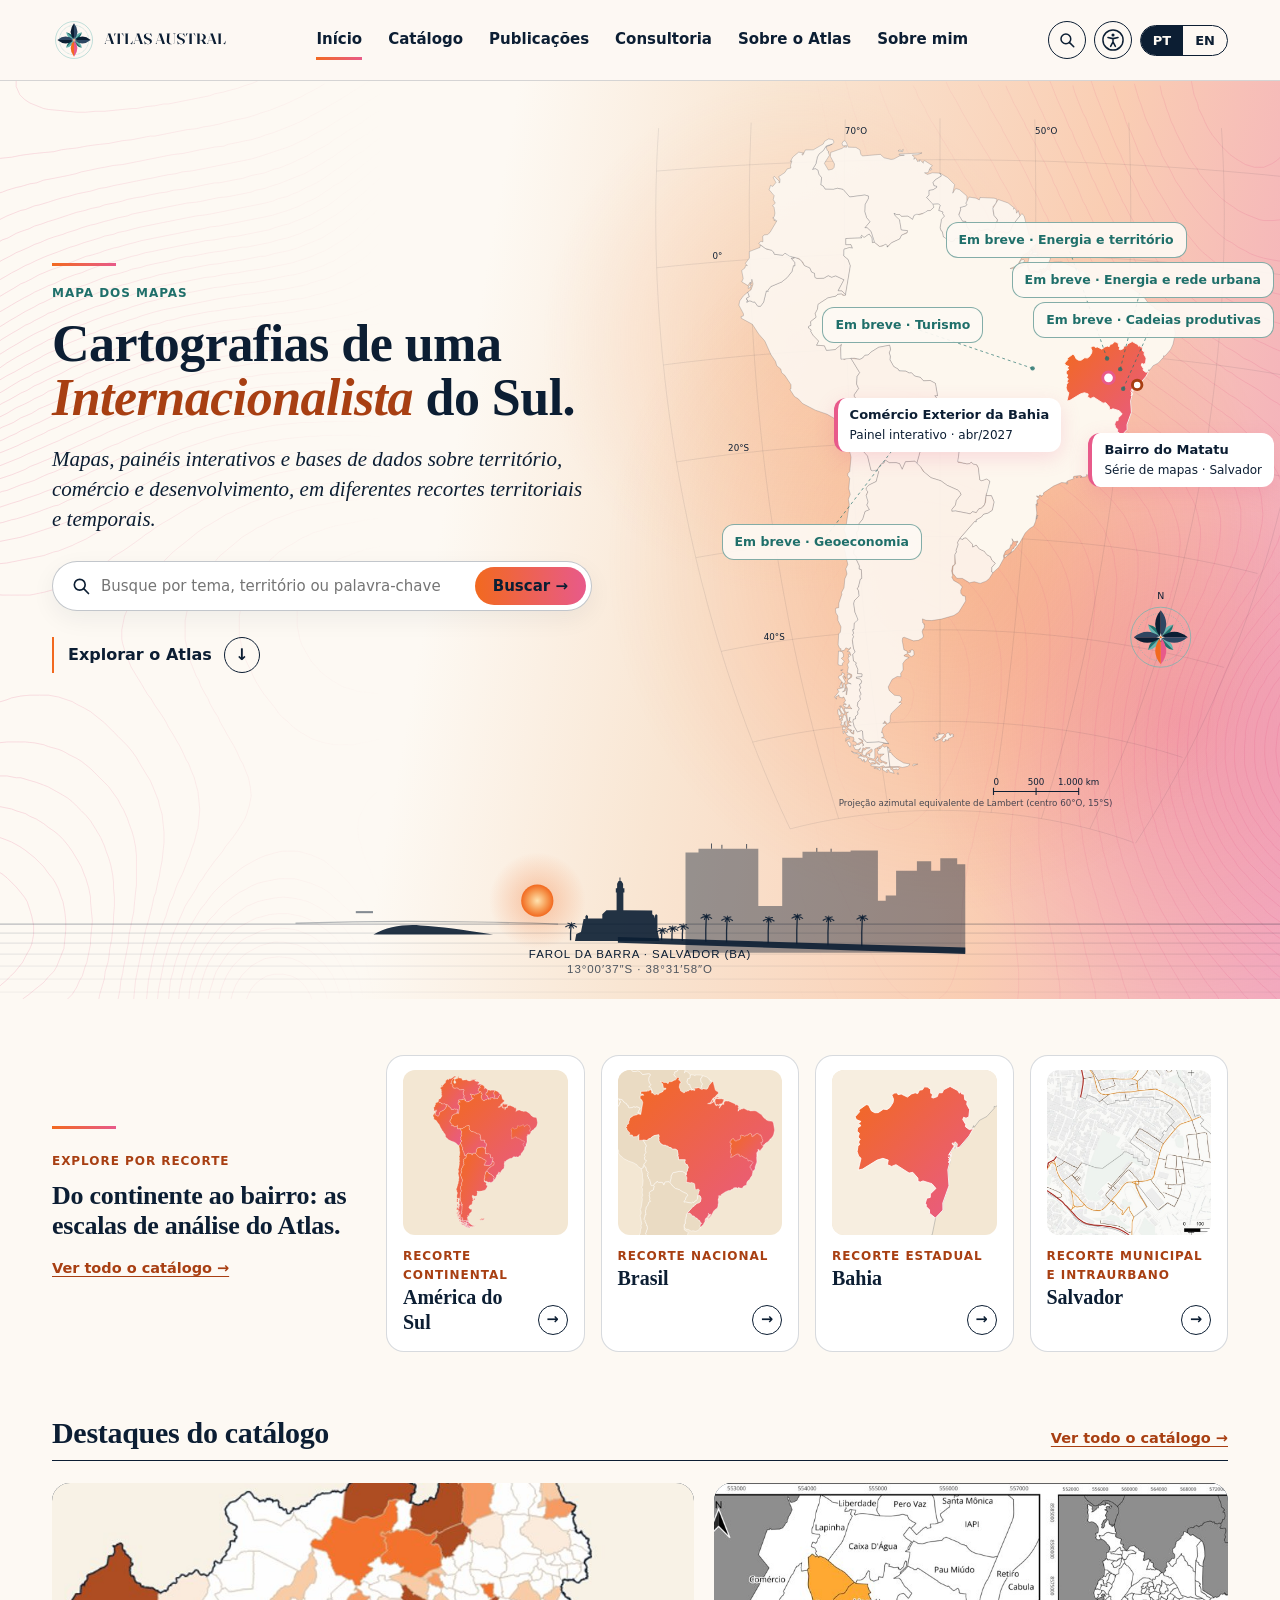
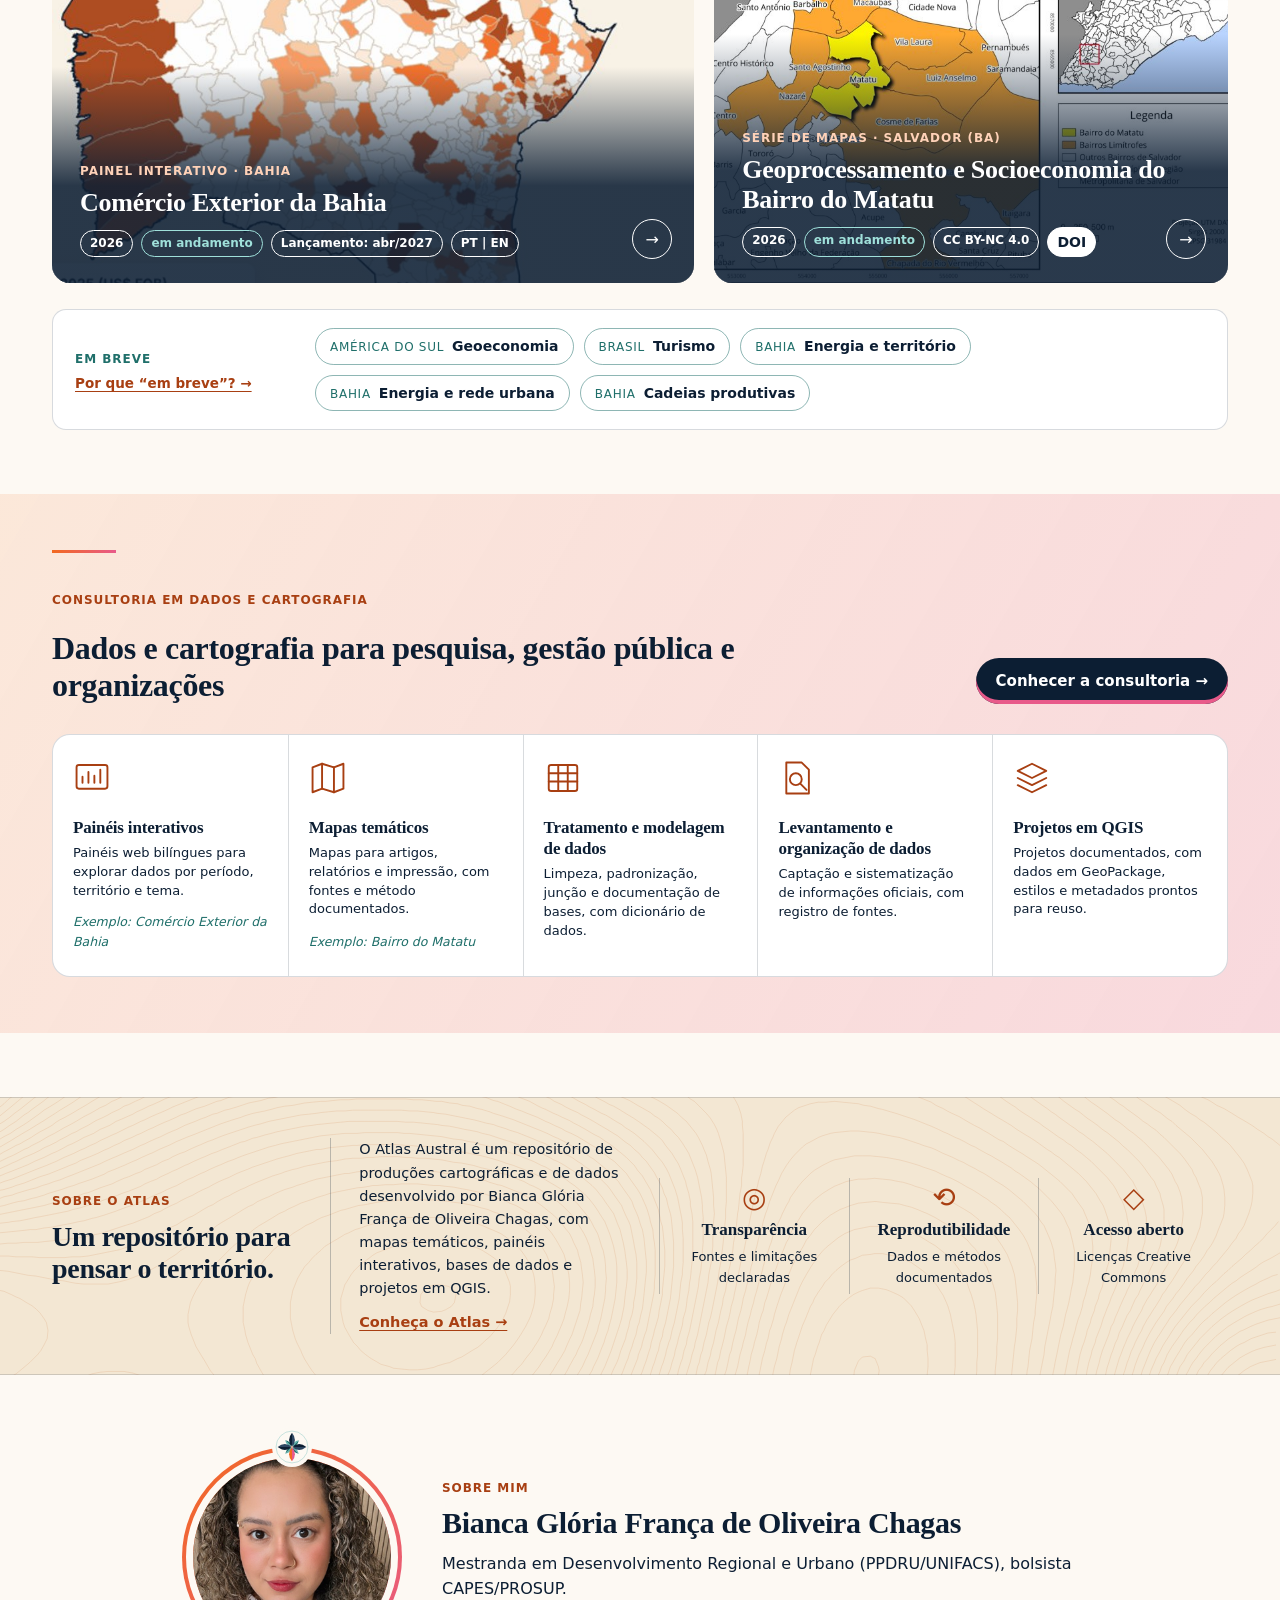
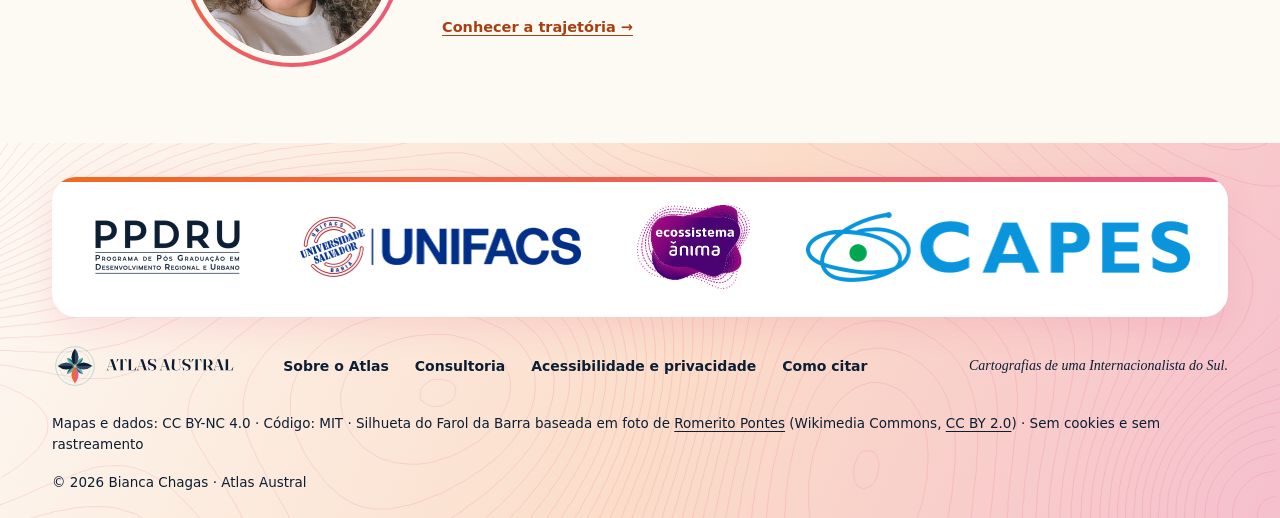
<file: index.html>
<!DOCTYPE html>
<html lang="pt-BR">
<head>
<meta charset="utf-8">
<meta name="viewport" content="width=device-width,initial-scale=1">
<meta http-equiv="Content-Security-Policy" content="default-src 'self'; img-src 'self' data:; style-src 'self' 'unsafe-inline'; script-src 'self'; connect-src 'self'; object-src 'none'; base-uri 'self'; form-action 'self'">
<meta name="referrer" content="strict-origin-when-cross-origin">
<title>Atlas Austral · Cartografias de uma Internacionalista do Sul</title>
<meta name="google-site-verification" content="vT5YDuTloaXd-H2hQSErCc6Y3jNwo53fioq8KVFnsyk">
<meta name="description" content="Mapas, painéis interativos e bases de dados sobre território, comércio e desenvolvimento, em diferentes recortes territoriais e temporais.">
<link rel="canonical" href="https://biachagas.github.io/atlas-austral/">
<link rel="icon" href="favicon.svg" type="image/svg+xml">
<link rel="stylesheet" href="assets/css/atlas.css">
<link rel="stylesheet" href="assets/css/acessibilidade.css">
<link rel="stylesheet" href="assets/css/acessibilidade-atlas.css">
<link rel="stylesheet" href="assets/css/modos.css">
<script src="assets/js/i18n.js"></script>
<script src="assets/js/i18n-en.js"></script>
<script src="assets/js/comum.js"></script>
<script src="assets/js/acessibilidade.js"></script>
<script src="assets/js/produtos.js" defer></script>
<script src="assets/js/mapa-topo.js" defer></script>
<script src="assets/js/pagina-inicio.js" defer></script>
</head>
<body>
<!-- cabecalho -->
<a class="pular" href="#conteudo" data-t>Pular para o conteúdo</a>
<header class="topo">
  <div class="wrap">
    <a class="marca" href="index.html"><img class="logo logo-claro" src="assets/img/logos/atlas-austral.svg" width="185" height="44" alt="Atlas Austral: página inicial" data-t-attr="alt"><img class="logo logo-escuro" src="assets/img/logos/atlas-austral-escuro.svg" width="185" height="44" alt="Atlas Austral: página inicial" data-t-attr="alt"></a>
    <nav class="nav" id="menu" aria-label="Menu principal" data-t-attr="aria-label"><a href="index.html" aria-current="page" data-t>Início</a><a href="catalogo.html" data-t>Catálogo</a><a href="publicacoes.html" data-t>Publicações</a><a href="consultoria.html" data-t>Consultoria</a><a href="sobre-o-atlas.html" data-t>Sobre o Atlas</a><a href="sobre-mim.html" data-t>Sobre mim</a></nav>
    <div class="icones">
      <a class="ic busca-ic" href="catalogo.html#busca" title="Buscar no catálogo" aria-label="Buscar no catálogo" data-t-attr="title,aria-label"><svg viewBox="0 0 24 24" aria-hidden="true" focusable="false"><circle cx="10.5" cy="10.5" r="6.5" fill="none" stroke="currentColor" stroke-width="2"/><path d="M15.5 15.5L21 21" stroke="currentColor" stroke-width="2" stroke-linecap="round"/></svg></a>
      <button type="button" class="lang" id="btn-idioma"><span class="on">PT</span><span>EN</span></button>
      <button type="button" class="ic mob" aria-expanded="false" aria-controls="menu" aria-label="Abrir menu"><svg viewBox="0 0 24 24" aria-hidden="true" focusable="false"><path d="M4 7h16M4 12h16M4 17h16" stroke="currentColor" stroke-width="2" stroke-linecap="round"/></svg></button>
    </div>
  </div>
</header>
<!-- /cabecalho -->
<main id="conteudo">
<section class="hero">
  <div class="wrap">
    <div class="txt">
      <span class="filete"></span>
      <span class="tag verde">Mapa dos mapas</span>
      <h1>Cartografias de uma <em>Internacionalista</em> do Sul.</h1>
      <p class="sub">Mapas, painéis interativos e bases de dados sobre território, comércio e desenvolvimento, em diferentes recortes territoriais e temporais.</p>
    <form class="busca" id="form-busca" role="search" action="catalogo.html" method="get"><svg viewBox="0 0 24 24" aria-hidden="true" focusable="false"><circle cx="10.5" cy="10.5" r="6.5" fill="none" stroke="currentColor" stroke-width="2"/><path d="M15.5 15.5L21 21" stroke="currentColor" stroke-width="2" stroke-linecap="round"/></svg><label class="sr-only" for="busca-inicio">Buscar no catálogo</label><input id="busca-inicio" name="q" type="search" placeholder="Busque por tema, território ou palavra-chave" autocomplete="off"><button class="btn-busca" type="submit">Buscar →</button></form>
      <a class="descer" href="#explorar">Explorar o Atlas <span aria-hidden="true">↓</span></a>
    </div>
    <div class="mapa-box" id="mapa-topo"></div>
  </div>
  <div class="faixa-ssa" role="img" aria-label="Silhueta do Farol da Barra e do Forte de Santo Antônio da Barra ao pôr do sol, em Salvador (BA). Coordenadas do Farol: 13°00′37″S, 38°31′58″O."><svg aria-hidden="true" focusable="false" viewBox="0 0 1440 170" preserveAspectRatio="xMidYMax slice" xmlns="http://www.w3.org/2000/svg">
<defs><radialGradient id="solFa2" cx=".5" cy=".5" r=".5"><stop offset="0" stop-color="#FFE3B0"/><stop offset=".55" stop-color="#F7A15A"/><stop offset="1" stop-color="#F2691F"/></radialGradient>
<radialGradient id="haloFa2" cx=".5" cy=".5" r=".5"><stop offset="0" stop-color="#F2691F" stop-opacity=".35"/><stop offset="1" stop-color="#F2691F" stop-opacity="0"/></radialGradient></defs>
<g transform="translate(375.5,-110.3) scale(0.26)">
<circle cx="930" cy="700" r="186" fill="url(#haloFa2)"/><circle cx="930" cy="700" r="62" fill="url(#solFa2)"/>
<path d="M0,786 C200,780 500,778 700,782 C850,784 950,786 1010,790" fill="none" stroke="#0C1E33" stroke-opacity=".3" stroke-width="4.6"/>
<g fill="#0C1E33" fill-opacity=".9" stroke="#0C1E33" stroke-opacity=".9"><path stroke="none" d="M1075,855 L1080,828 L1098,820 L1108,770 L1115,770 L1115,760 L1120,754 L1125,760 L1125,768 L1180,768 L1180,752 L1196,737 L1235,737 L1235,668 L1232,668 L1232,652 L1237,652 L1237,635 L1242,625 L1248,621 L1254,625 L1260,635 L1260,652 L1265,652 L1265,668 L1261,668 L1261,737 L1372,738 L1372,752 L1380,758 L1380,768 L1384,754 L1388,752 L1392,756 L1392,815 L1400,855 Z"/><path d="M1248,611 L1248,621" stroke-width="3.5"/><path stroke="none" fill-opacity=".42" d="M1500,855 L1500,515 L1550,515 L1550,500 L1780,500 L1780,720 L1872,720 L1872,535 L1950,535 L1950,512 L2135,512 L2135,507 L2240,507 L2240,700 L2270,700 L2270,680 L2310,680 L2310,585 L2390,585 L2390,548 L2445,548 L2445,585 L2480,585 L2480,537 L2545,537 L2545,560 L2576,560 L2576,900 L1500,900 Z"/><path d="M1600,500 L1600,480 M1640,500 L1640,485 M1735,500 L1735,482 M2005,512 L2005,497 M2060,512 L2060,500" stroke-width="3"/><path stroke="none" d="M1240,840 L2576,880 L2576,905 L1240,862 Z"/><path stroke="none" d="M300,830 C350,800 420,790 480,795 C560,800 640,810 760,830 Z"/><rect x="232" y="740" width="66" height="8" stroke="none" fill-opacity=".5"/><path d="M1058,852 Q1057,823.5 1060,795" stroke-width="5" fill="none"/><path d="M1060,795 Q1049.0,792.0 1038,801" stroke-width="4.25" fill="none"/><path d="M1060,795 Q1053.0,785.0 1046,787" stroke-width="4.25" fill="none"/><path d="M1060,795 Q1061.0,783.0 1062,783" stroke-width="4.25" fill="none"/><path d="M1060,795 Q1068.0,785.5 1076,788" stroke-width="4.25" fill="none"/><path d="M1060,795 Q1071.0,792.5 1082,802" stroke-width="4.25" fill="none"/><path d="M1060,795 Q1056.0,795.0 1052,807" stroke-width="4.25" fill="none"/><path d="M1060,795 Q1065.0,795.0 1070,807" stroke-width="4.25" fill="none"/><path d="M1408,852 Q1407,833.5 1410,815" stroke-width="5" fill="none"/><path d="M1410,815 Q1399.0,812.0 1388,821" stroke-width="4.25" fill="none"/><path d="M1410,815 Q1403.0,805.0 1396,807" stroke-width="4.25" fill="none"/><path d="M1410,815 Q1411.0,803.0 1412,803" stroke-width="4.25" fill="none"/><path d="M1410,815 Q1418.0,805.5 1426,808" stroke-width="4.25" fill="none"/><path d="M1410,815 Q1421.0,812.5 1432,822" stroke-width="4.25" fill="none"/><path d="M1410,815 Q1406.0,815.0 1402,827" stroke-width="4.25" fill="none"/><path d="M1410,815 Q1415.0,815.0 1420,827" stroke-width="4.25" fill="none"/><path d="M1448,852 Q1447,830.0 1450,808" stroke-width="5" fill="none"/><path d="M1450,808 Q1439.0,805.0 1428,814" stroke-width="4.25" fill="none"/><path d="M1450,808 Q1443.0,798.0 1436,800" stroke-width="4.25" fill="none"/><path d="M1450,808 Q1451.0,796.0 1452,796" stroke-width="4.25" fill="none"/><path d="M1450,808 Q1458.0,798.5 1466,801" stroke-width="4.25" fill="none"/><path d="M1450,808 Q1461.0,805.5 1472,815" stroke-width="4.25" fill="none"/><path d="M1450,808 Q1446.0,808.0 1442,820" stroke-width="4.25" fill="none"/><path d="M1450,808 Q1455.0,808.0 1460,820" stroke-width="4.25" fill="none"/><path d="M1488,855 Q1487,827.5 1490,800" stroke-width="5" fill="none"/><path d="M1490,800 Q1479.0,797.0 1468,806" stroke-width="4.25" fill="none"/><path d="M1490,800 Q1483.0,790.0 1476,792" stroke-width="4.25" fill="none"/><path d="M1490,800 Q1491.0,788.0 1492,788" stroke-width="4.25" fill="none"/><path d="M1490,800 Q1498.0,790.5 1506,793" stroke-width="4.25" fill="none"/><path d="M1490,800 Q1501.0,797.5 1512,807" stroke-width="4.25" fill="none"/><path d="M1490,800 Q1486.0,800.0 1482,812" stroke-width="4.25" fill="none"/><path d="M1490,800 Q1495.0,800.0 1500,812" stroke-width="4.25" fill="none"/><path d="M1578,858 Q1577,810.0 1580,762" stroke-width="5" fill="none"/><path d="M1580,762 Q1569.0,759.0 1558,768" stroke-width="4.25" fill="none"/><path d="M1580,762 Q1573.0,752.0 1566,754" stroke-width="4.25" fill="none"/><path d="M1580,762 Q1581.0,750.0 1582,750" stroke-width="4.25" fill="none"/><path d="M1580,762 Q1588.0,752.5 1596,755" stroke-width="4.25" fill="none"/><path d="M1580,762 Q1591.0,759.5 1602,769" stroke-width="4.25" fill="none"/><path d="M1580,762 Q1576.0,762.0 1572,774" stroke-width="4.25" fill="none"/><path d="M1580,762 Q1585.0,762.0 1590,774" stroke-width="4.25" fill="none"/><path d="M1658,860 Q1657,815.0 1660,770" stroke-width="5" fill="none"/><path d="M1660,770 Q1649.0,767.0 1638,776" stroke-width="4.25" fill="none"/><path d="M1660,770 Q1653.0,760.0 1646,762" stroke-width="4.25" fill="none"/><path d="M1660,770 Q1661.0,758.0 1662,758" stroke-width="4.25" fill="none"/><path d="M1660,770 Q1668.0,760.5 1676,763" stroke-width="4.25" fill="none"/><path d="M1660,770 Q1671.0,767.5 1682,777" stroke-width="4.25" fill="none"/><path d="M1660,770 Q1656.0,770.0 1652,782" stroke-width="4.25" fill="none"/><path d="M1660,770 Q1665.0,770.0 1670,782" stroke-width="4.25" fill="none"/><path d="M1818,864 Q1817,818.0 1820,772" stroke-width="5" fill="none"/><path d="M1820,772 Q1809.0,769.0 1798,778" stroke-width="4.25" fill="none"/><path d="M1820,772 Q1813.0,762.0 1806,764" stroke-width="4.25" fill="none"/><path d="M1820,772 Q1821.0,760.0 1822,760" stroke-width="4.25" fill="none"/><path d="M1820,772 Q1828.0,762.5 1836,765" stroke-width="4.25" fill="none"/><path d="M1820,772 Q1831.0,769.5 1842,779" stroke-width="4.25" fill="none"/><path d="M1820,772 Q1816.0,772.0 1812,784" stroke-width="4.25" fill="none"/><path d="M1820,772 Q1825.0,772.0 1830,784" stroke-width="4.25" fill="none"/><path d="M1928,867 Q1927,814.5 1930,762" stroke-width="5" fill="none"/><path d="M1930,762 Q1919.0,759.0 1908,768" stroke-width="4.25" fill="none"/><path d="M1930,762 Q1923.0,752.0 1916,754" stroke-width="4.25" fill="none"/><path d="M1930,762 Q1931.0,750.0 1932,750" stroke-width="4.25" fill="none"/><path d="M1930,762 Q1938.0,752.5 1946,755" stroke-width="4.25" fill="none"/><path d="M1930,762 Q1941.0,759.5 1952,769" stroke-width="4.25" fill="none"/><path d="M1930,762 Q1926.0,762.0 1922,774" stroke-width="4.25" fill="none"/><path d="M1930,762 Q1935.0,762.0 1940,774" stroke-width="4.25" fill="none"/><path d="M2048,871 Q2047,820.5 2050,770" stroke-width="5" fill="none"/><path d="M2050,770 Q2039.0,767.0 2028,776" stroke-width="4.25" fill="none"/><path d="M2050,770 Q2043.0,760.0 2036,762" stroke-width="4.25" fill="none"/><path d="M2050,770 Q2051.0,758.0 2052,758" stroke-width="4.25" fill="none"/><path d="M2050,770 Q2058.0,760.5 2066,763" stroke-width="4.25" fill="none"/><path d="M2050,770 Q2061.0,767.5 2072,777" stroke-width="4.25" fill="none"/><path d="M2050,770 Q2046.0,770.0 2042,782" stroke-width="4.25" fill="none"/><path d="M2050,770 Q2055.0,770.0 2060,782" stroke-width="4.25" fill="none"/><path d="M2178,875 Q2177,820.5 2180,766" stroke-width="5" fill="none"/><path d="M2180,766 Q2169.0,763.0 2158,772" stroke-width="4.25" fill="none"/><path d="M2180,766 Q2173.0,756.0 2166,758" stroke-width="4.25" fill="none"/><path d="M2180,766 Q2181.0,754.0 2182,754" stroke-width="4.25" fill="none"/><path d="M2180,766 Q2188.0,756.5 2196,759" stroke-width="4.25" fill="none"/><path d="M2180,766 Q2191.0,763.5 2202,773" stroke-width="4.25" fill="none"/><path d="M2180,766 Q2176.0,766.0 2172,778" stroke-width="4.25" fill="none"/><path d="M2180,766 Q2185.0,766.0 2190,778" stroke-width="4.25" fill="none"/></g></g>
<path d="M0,95.1 H1440" stroke="#0C1E33" stroke-opacity=".35"/>
<g stroke="#0C1E33" fill="none" stroke-width="1"><path d="M0,104.1 H1440" stroke-opacity="0.15"/><path d="M0,114.1 H1440" stroke-opacity="0.12"/><path d="M0,125.1 H1440" stroke-opacity="0.1"/><path d="M0,137.1 H1440" stroke-opacity="0.08"/><path d="M0,150.1 H1440" stroke-opacity="0.06"/><path d="M0,163.1 H1440" stroke-opacity="0.05"/></g>
<g fill="#0C1E33" font-family="Segoe UI, Open Sans, sans-serif" font-size="11.5" letter-spacing=".08em" text-anchor="middle">
<text x="720" y="129">FAROL DA BARRA · SALVADOR (BA)</text><text x="720" y="144" fill-opacity=".72">13°00′37″S · 38°31′58″O</text></g>

</svg></div>
</section>

<section class="recortes" id="explorar">
  <div class="wrap">
    <div class="intro"><span class="filete"></span><span class="tag">Explore por recorte</span><h2>Do continente ao bairro: as escalas de análise do Atlas.</h2><a href="catalogo.html">Ver todo o catálogo →</a></div>
    <div class="grade-rec">
      <a class="recorte" href="catalogo.html?recorte=América do Sul"><span data-minimapa="America do Sul"><span class="mini"></span></span><span class="tag">Recorte continental</span><b>América do Sul</b><i aria-hidden="true">→</i></a>
      <a class="recorte" href="catalogo.html?recorte=Brasil"><span data-minimapa="Brasil"><span class="mini"></span></span><span class="tag">Recorte nacional</span><b>Brasil</b><i aria-hidden="true">→</i></a>
      <a class="recorte" href="catalogo.html?recorte=Bahia"><span data-minimapa="Bahia"><span class="mini"></span></span><span class="tag">Recorte estadual</span><b>Bahia</b><i aria-hidden="true">→</i></a>
      <a class="recorte" href="catalogo.html?recorte=Salvador"><span class="mini foto-mini"><img src="assets/img/produtos/p06-matatu-2.jpg" alt="" loading="lazy"></span><span class="tag">Recorte municipal e intraurbano</span><b>Salvador</b><i aria-hidden="true">→</i></a>
    </div>
  </div>
</section>

<div class="wrap">
  <div class="sec-tit"><h2>Destaques do catálogo</h2><a href="catalogo.html">Ver todo o catálogo →</a></div>
  <div class="capas" id="capas-inicio"></div>
  <div class="breve-linha"><div><span class="tag verde">Em breve</span><a href="sobre-o-atlas.html#em-breve">Por que “em breve”? →</a></div><ul id="breve-inicio"></ul></div>
</div>

<section class="cons3">
  <div class="wrap">
    <div class="cab3"><span class="filete"></span><span class="tag">Consultoria em dados e cartografia</span><h2>Dados e cartografia para pesquisa, gestão pública e organizações</h2><a class="btn" href="consultoria.html">Conhecer a consultoria →</a></div>
    <div class="sols"><div class="sol"><span class="ico"><svg aria-hidden="true" focusable="false" viewBox="0 0 32 32"><rect x="3" y="5" width="26" height="20" rx="2"/><path d="M8 20v-5M13 20v-9M18 20v-6M23 20v-11"/></svg></span><h3>Painéis interativos</h3><small>Painéis web bilíngues para explorar dados por período, território e tema.</small><em>Exemplo: Comércio Exterior da Bahia</em></div><div class="sol"><span class="ico"><svg aria-hidden="true" focusable="false" viewBox="0 0 32 32"><path d="M3 7l8-3 10 3 8-3v21l-8 3-10-3-8 3z"/><path d="M11 4v21M21 7v21"/></svg></span><h3>Mapas temáticos</h3><small>Mapas para artigos, relatórios e impressão, com fontes e método documentados.</small><em>Exemplo: Bairro do Matatu</em></div><div class="sol"><span class="ico"><svg aria-hidden="true" focusable="false" viewBox="0 0 32 32"><rect x="4" y="5" width="24" height="22" rx="2"/><path d="M4 12h24M4 19h24M12 5v22M20 5v22"/></svg></span><h3>Tratamento e modelagem de dados</h3><small>Limpeza, padronização, junção e documentação de bases, com dicionário de dados.</small></div><div class="sol"><span class="ico"><svg aria-hidden="true" focusable="false" viewBox="0 0 32 32"><path d="M7 3h13l6 6v20H7z"/><circle cx="15" cy="17" r="5"/><path d="M19 21l5 5"/></svg></span><h3>Levantamento e organização de dados</h3><small>Captação e sistematização de informações oficiais, com registro de fontes.</small></div><div class="sol"><span class="ico"><svg aria-hidden="true" focusable="false" viewBox="0 0 32 32"><path d="M16 4l12 6-12 6-12-6z"/><path d="M4 16l12 6 12-6M4 22l12 6 12-6"/></svg></span><h3>Projetos em QGIS</h3><small>Projetos documentados, com dados em GeoPackage, estilos e metadados prontos para reuso.</small></div>
  </div>
</section>

<section class="faixa-sobre">
  <div class="wrap">
    <div><span class="tag">Sobre o Atlas</span><h2>Um repositório para pensar o território.</h2></div>
    <div class="ap"><p>O Atlas Austral é um repositório de produções cartográficas e de dados desenvolvido por Bianca Glória França de Oliveira Chagas, com mapas temáticos, painéis interativos, bases de dados e projetos em QGIS.</p><a href="sobre-o-atlas.html">Conheça o Atlas →</a></div>
    <div class="pilar"><span class="ico" aria-hidden="true">◎</span><b>Transparência</b><small>Fontes e limitações declaradas</small></div>
    <div class="pilar"><span class="ico" aria-hidden="true">⟲</span><b>Reprodutibilidade</b><small>Dados e métodos documentados</small></div>
    <div class="pilar"><span class="ico" aria-hidden="true">◇</span><b>Acesso aberto</b><small>Licenças Creative Commons</small></div>
  </div>
</section>

<section class="assinatura wrap">
  <div class="foto-rosa"><img src="assets/img/bianca-chagas.jpg" width="220" height="220" alt="Foto de Bianca Glória França de Oliveira Chagas" loading="lazy"><img class="simb" src="assets/img/logos/simbolo-reduzido.svg" alt=""></div>
  <div><span class="tag">Sobre mim</span><h2 data-sem-traducao>Bianca Glória França de Oliveira Chagas</h2><p>Mestranda em Desenvolvimento Regional e Urbano (PPDRU/UNIFACS), bolsista CAPES/PROSUP.</p><a class="lnk" href="sobre-mim.html">Conhecer a trajetória →</a></div>
</section>
</main>

<!-- rodape -->
<footer>
  <div class="cartao-logos">
    <img src="assets/img/logos/ppdru.png" width="153" height="62" alt="PPDRU: Programa de Pós-Graduação em Desenvolvimento Regional e Urbano" data-t-attr="alt">
    <img src="assets/img/logos/unifacs.png" width="282" height="62" alt="UNIFACS: Universidade Salvador">
    <img class="anima" src="assets/img/logos/anima.png" width="113" height="84" alt="Ânima Educação">
    <img class="capes" src="assets/img/logos/capes.png" width="384" height="70" alt="CAPES: Coordenação de Aperfeiçoamento de Pessoal de Nível Superior" data-t-attr="alt">
  </div>
  <nav class="links-rod wrap" aria-label="Links do rodapé" data-t-attr="aria-label">
    <img class="logo logo-claro" src="assets/img/logos/atlas-austral.svg" width="193" height="46" alt="Atlas Austral"><img class="logo logo-escuro" src="assets/img/logos/atlas-austral-escuro.svg" width="193" height="46" alt="Atlas Austral">
    <a href="sobre-o-atlas.html" data-t>Sobre o Atlas</a>
    <a href="consultoria.html" data-t>Consultoria</a>
    <a href="sobre-o-atlas.html#acessibilidade" data-t>Acessibilidade e privacidade</a>
    <a href="sobre-o-atlas.html#citar" data-t>Como citar</a>
    <em data-t>Cartografias de uma Internacionalista do Sul.</em>
  </nav>
  <div class="base wrap">
    <span><span data-t>Mapas e dados: CC BY-NC 4.0 · Código: MIT</span> · <span data-t>Silhueta do Farol da Barra baseada em foto de <a href="https://commons.wikimedia.org/wiki/File:-2015-08-09-_Salvador_54_Romerito_Pontes_(20267312938).jpg">Romerito Pontes</a> (Wikimedia Commons, <a href="https://creativecommons.org/licenses/by/2.0/deed.pt-br">CC BY 2.0</a>)</span> · <span data-t>Sem cookies e sem rastreamento</span></span>
    <span>© 2026 Bianca Chagas · Atlas Austral</span>
  </div>
</footer>
<!-- /rodape -->
</body>
</html>
</file>
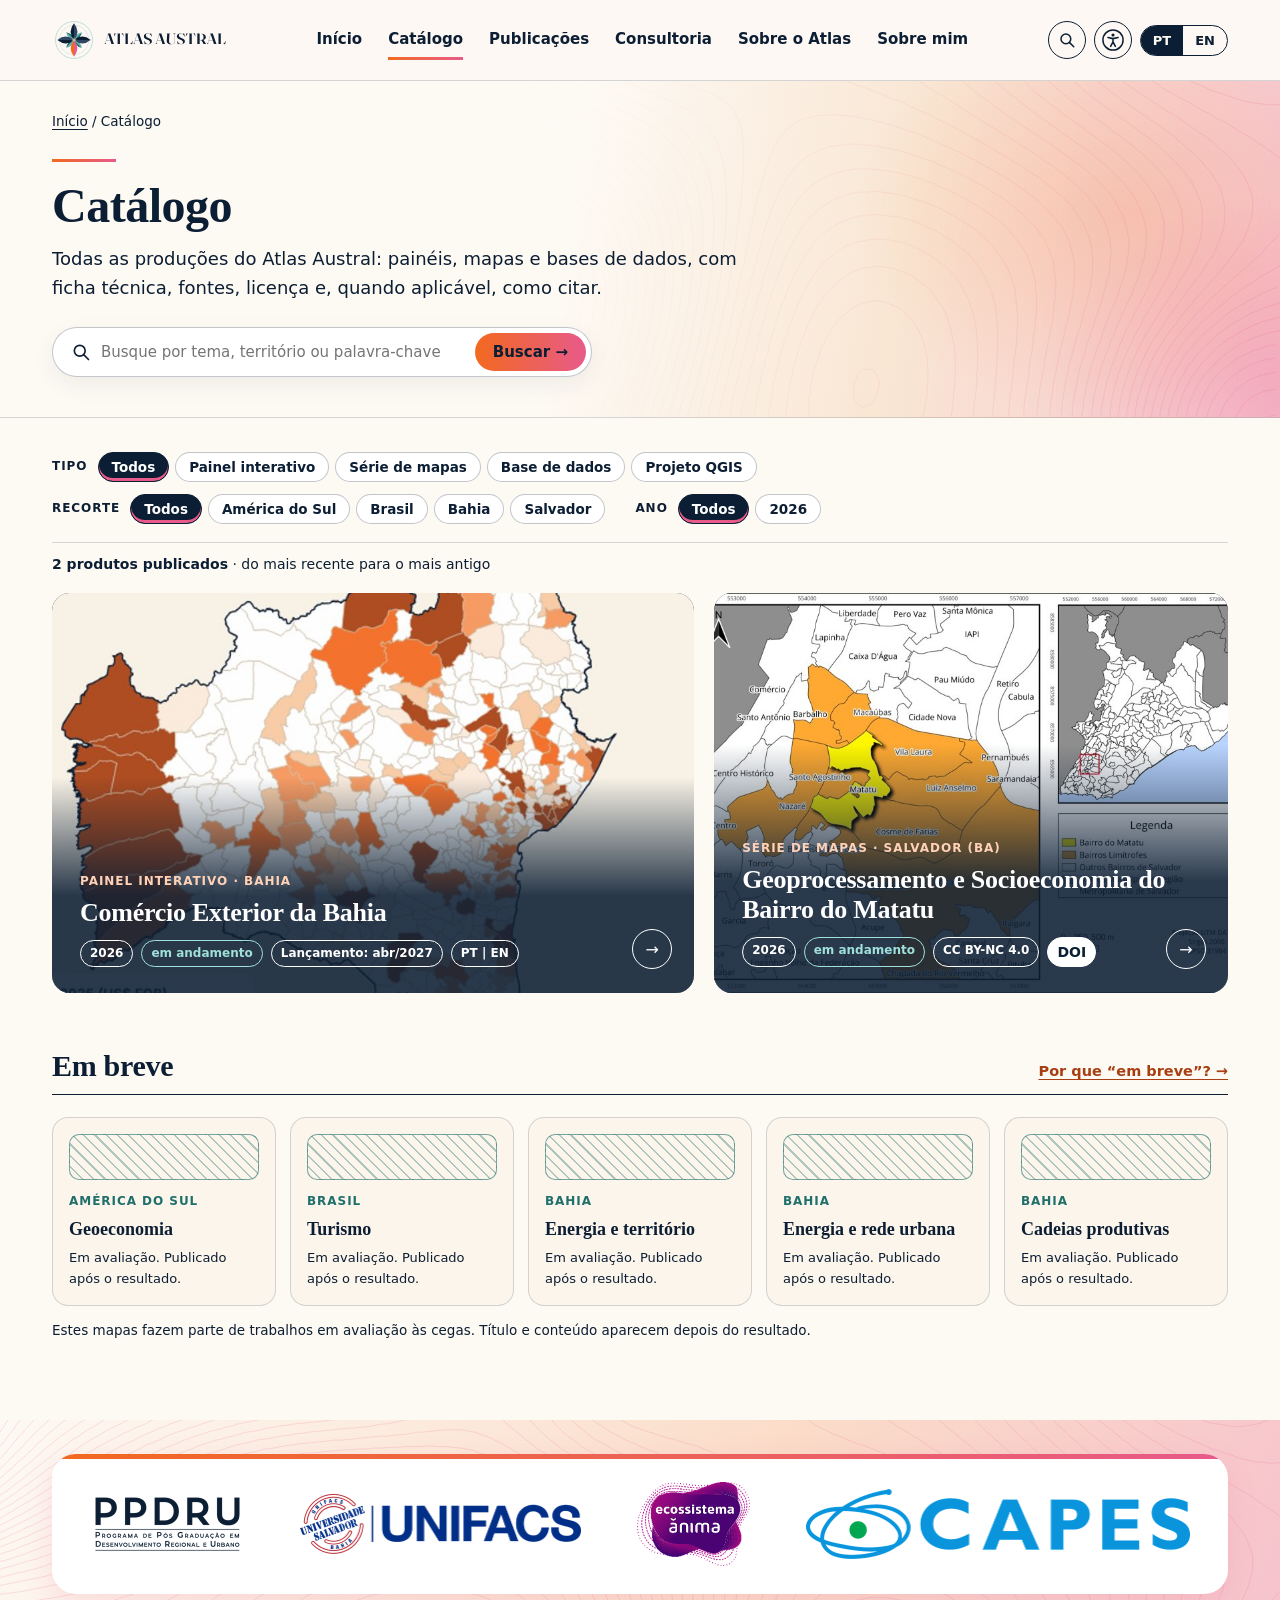
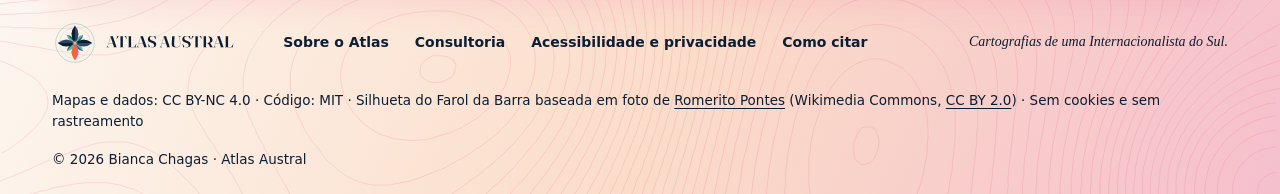
<file: catalogo.html>
<!DOCTYPE html>
<html lang="pt-BR">
<head>
<meta charset="utf-8">
<meta name="viewport" content="width=device-width,initial-scale=1">
<meta http-equiv="Content-Security-Policy" content="default-src 'self'; img-src 'self' data:; style-src 'self' 'unsafe-inline'; script-src 'self'; connect-src 'self'; object-src 'none'; base-uri 'self'; form-action 'self'">
<meta name="referrer" content="strict-origin-when-cross-origin">
<title>Catálogo · Atlas Austral</title>
<meta name="description" content="Todas as produções do Atlas Austral: painéis, mapas e bases de dados, com ficha técnica, fontes, licença e, quando aplicável, como citar.">
<link rel="canonical" href="https://biachagas.github.io/atlas-austral/catalogo.html">
<link rel="icon" href="favicon.svg" type="image/svg+xml">
<link rel="stylesheet" href="assets/css/atlas.css">
<link rel="stylesheet" href="assets/css/acessibilidade.css">
<link rel="stylesheet" href="assets/css/acessibilidade-atlas.css">
<link rel="stylesheet" href="assets/css/modos.css">
<script src="assets/js/i18n.js"></script>
<script src="assets/js/i18n-en.js"></script>
<script src="assets/js/comum.js"></script>
<script src="assets/js/acessibilidade.js"></script>
<script src="assets/js/produtos.js" defer></script>
</head>
<body class="pg">
<!-- cabecalho -->
<a class="pular" href="#conteudo" data-t>Pular para o conteúdo</a>
<header class="topo">
  <div class="wrap">
    <a class="marca" href="index.html"><img class="logo logo-claro" src="assets/img/logos/atlas-austral.svg" width="185" height="44" alt="Atlas Austral: página inicial" data-t-attr="alt"><img class="logo logo-escuro" src="assets/img/logos/atlas-austral-escuro.svg" width="185" height="44" alt="Atlas Austral: página inicial" data-t-attr="alt"></a>
    <nav class="nav" id="menu" aria-label="Menu principal" data-t-attr="aria-label"><a href="index.html" data-t>Início</a><a href="catalogo.html" aria-current="page" data-t>Catálogo</a><a href="publicacoes.html" data-t>Publicações</a><a href="consultoria.html" data-t>Consultoria</a><a href="sobre-o-atlas.html" data-t>Sobre o Atlas</a><a href="sobre-mim.html" data-t>Sobre mim</a></nav>
    <div class="icones">
      <a class="ic busca-ic" href="catalogo.html#busca" title="Buscar no catálogo" aria-label="Buscar no catálogo" data-t-attr="title,aria-label"><svg viewBox="0 0 24 24" aria-hidden="true" focusable="false"><circle cx="10.5" cy="10.5" r="6.5" fill="none" stroke="currentColor" stroke-width="2"/><path d="M15.5 15.5L21 21" stroke="currentColor" stroke-width="2" stroke-linecap="round"/></svg></a>
      <button type="button" class="lang" id="btn-idioma"><span class="on">PT</span><span>EN</span></button>
      <button type="button" class="ic mob" aria-expanded="false" aria-controls="menu" aria-label="Abrir menu"><svg viewBox="0 0 24 24" aria-hidden="true" focusable="false"><path d="M4 7h16M4 12h16M4 17h16" stroke="currentColor" stroke-width="2" stroke-linecap="round"/></svg></button>
    </div>
  </div>
</header>
<!-- /cabecalho -->
<section class="cab8">
  <div class="wrap">
    <nav class="trilha" aria-label="Você está em"><a href="index.html">Início</a> / Catálogo</nav>
    <span class="filete"></span>
    <h1>Catálogo</h1>
    <p class="sub">Todas as produções do Atlas Austral: painéis, mapas e bases de dados, com ficha técnica, fontes, licença e, quando aplicável, como citar.</p>
    <form class="busca" id="form-busca" role="search" action="catalogo.html" method="get"><svg viewBox="0 0 24 24" aria-hidden="true" focusable="false"><circle cx="10.5" cy="10.5" r="6.5" fill="none" stroke="currentColor" stroke-width="2"/><path d="M15.5 15.5L21 21" stroke="currentColor" stroke-width="2" stroke-linecap="round"/></svg><label class="sr-only" for="busca">Buscar no catálogo</label><input id="busca" name="q" type="search" placeholder="Busque por tema, território ou palavra-chave" autocomplete="off"><button class="btn-busca" type="submit">Buscar →</button></form>
  </div>
</section>

<main id="conteudo" class="wrap">
  <div class="filtros" id="filtros"></div>
  <p class="contagem" id="contagem" aria-live="polite"></p>
  <div class="capas" id="capas-cat"></div>
  <div class="sec-tit"><h2>Em breve</h2><a href="sobre-o-atlas.html#em-breve">Por que “em breve”? →</a></div>
  <div class="breve-cards" id="breve-cards"></div>
  <p class="nota">Estes mapas fazem parte de trabalhos em avaliação às cegas. Título e conteúdo aparecem depois do resultado.</p>
  <noscript><p class="nota">O catálogo precisa de JavaScript para listar os produtos.</p></noscript>
</main>

<!-- rodape -->
<footer>
  <div class="cartao-logos">
    <img src="assets/img/logos/ppdru.png" width="153" height="62" alt="PPDRU: Programa de Pós-Graduação em Desenvolvimento Regional e Urbano" data-t-attr="alt">
    <img src="assets/img/logos/unifacs.png" width="282" height="62" alt="UNIFACS: Universidade Salvador">
    <img class="anima" src="assets/img/logos/anima.png" width="113" height="84" alt="Ânima Educação">
    <img class="capes" src="assets/img/logos/capes.png" width="384" height="70" alt="CAPES: Coordenação de Aperfeiçoamento de Pessoal de Nível Superior" data-t-attr="alt">
  </div>
  <nav class="links-rod wrap" aria-label="Links do rodapé" data-t-attr="aria-label">
    <img class="logo logo-claro" src="assets/img/logos/atlas-austral.svg" width="193" height="46" alt="Atlas Austral"><img class="logo logo-escuro" src="assets/img/logos/atlas-austral-escuro.svg" width="193" height="46" alt="Atlas Austral">
    <a href="sobre-o-atlas.html" data-t>Sobre o Atlas</a>
    <a href="consultoria.html" data-t>Consultoria</a>
    <a href="sobre-o-atlas.html#acessibilidade" data-t>Acessibilidade e privacidade</a>
    <a href="sobre-o-atlas.html#citar" data-t>Como citar</a>
    <em data-t>Cartografias de uma Internacionalista do Sul.</em>
  </nav>
  <div class="base wrap">
    <span><span data-t>Mapas e dados: CC BY-NC 4.0 · Código: MIT</span> · <span data-t>Silhueta do Farol da Barra baseada em foto de <a href="https://commons.wikimedia.org/wiki/File:-2015-08-09-_Salvador_54_Romerito_Pontes_(20267312938).jpg">Romerito Pontes</a> (Wikimedia Commons, <a href="https://creativecommons.org/licenses/by/2.0/deed.pt-br">CC BY 2.0</a>)</span> · <span data-t>Sem cookies e sem rastreamento</span></span>
    <span>© 2026 Bianca Chagas · Atlas Austral</span>
  </div>
</footer>
<!-- /rodape -->
</body>
</html>
</file>
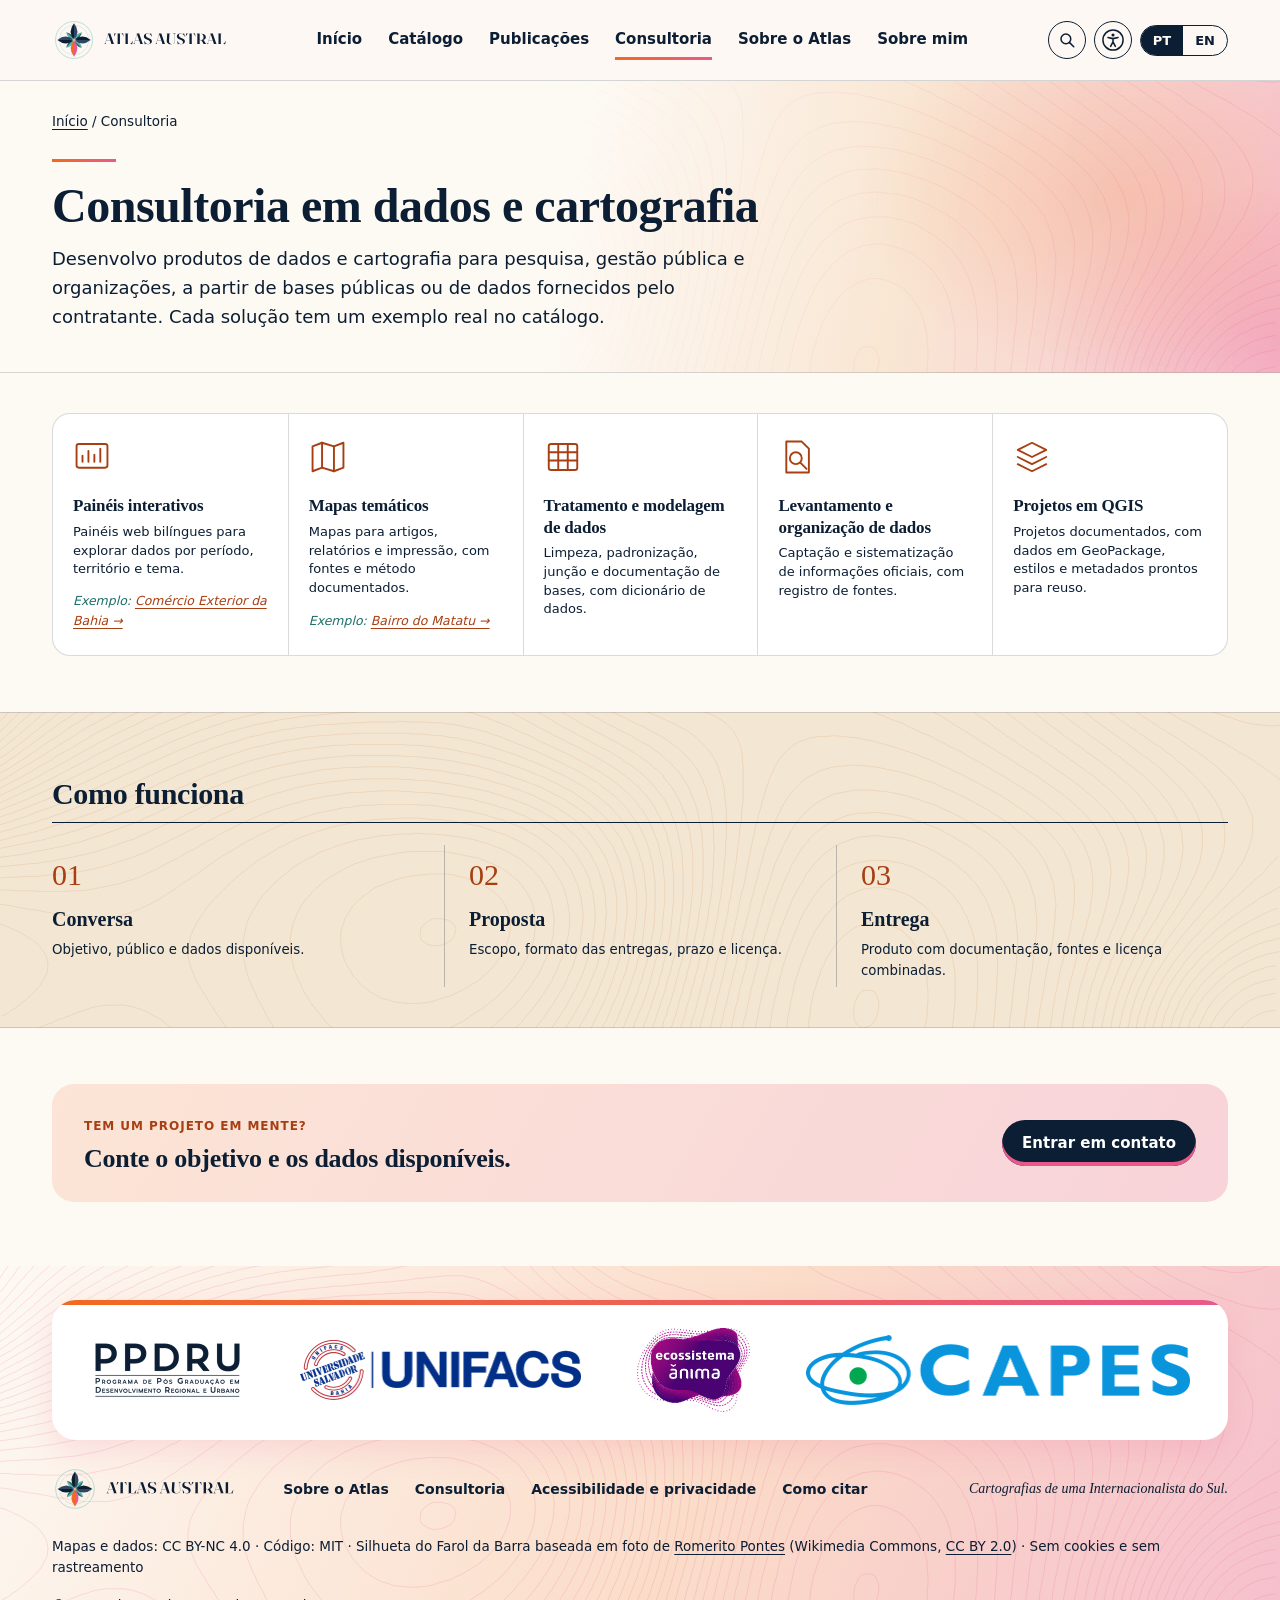
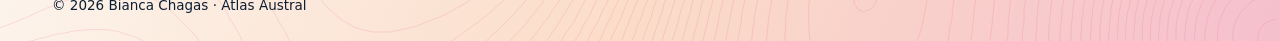
<file: consultoria.html>
<!DOCTYPE html>
<html lang="pt-BR">
<head>
<meta charset="utf-8">
<meta name="viewport" content="width=device-width,initial-scale=1">
<meta http-equiv="Content-Security-Policy" content="default-src 'self'; img-src 'self' data:; style-src 'self' 'unsafe-inline'; script-src 'self'; connect-src 'self'; object-src 'none'; base-uri 'self'; form-action 'self'">
<meta name="referrer" content="strict-origin-when-cross-origin">
<title>Consultoria · Atlas Austral</title>
<meta name="description" content="Produtos de dados e cartografia para pesquisa, gestão pública e organizações.">
<link rel="canonical" href="https://biachagas.github.io/atlas-austral/consultoria.html">
<link rel="icon" href="favicon.svg" type="image/svg+xml">
<link rel="stylesheet" href="assets/css/atlas.css">
<link rel="stylesheet" href="assets/css/acessibilidade.css">
<link rel="stylesheet" href="assets/css/acessibilidade-atlas.css">
<link rel="stylesheet" href="assets/css/modos.css">
<script src="assets/js/i18n.js"></script>
<script src="assets/js/i18n-en.js"></script>
<script src="assets/js/comum.js"></script>
<script src="assets/js/acessibilidade.js"></script>

</head>
<body class="pg">
<!-- cabecalho -->
<a class="pular" href="#conteudo" data-t>Pular para o conteúdo</a>
<header class="topo">
  <div class="wrap">
    <a class="marca" href="index.html"><img class="logo logo-claro" src="assets/img/logos/atlas-austral.svg" width="185" height="44" alt="Atlas Austral: página inicial" data-t-attr="alt"><img class="logo logo-escuro" src="assets/img/logos/atlas-austral-escuro.svg" width="185" height="44" alt="Atlas Austral: página inicial" data-t-attr="alt"></a>
    <nav class="nav" id="menu" aria-label="Menu principal" data-t-attr="aria-label"><a href="index.html" data-t>Início</a><a href="catalogo.html" data-t>Catálogo</a><a href="publicacoes.html" data-t>Publicações</a><a href="consultoria.html" aria-current="page" data-t>Consultoria</a><a href="sobre-o-atlas.html" data-t>Sobre o Atlas</a><a href="sobre-mim.html" data-t>Sobre mim</a></nav>
    <div class="icones">
      <a class="ic busca-ic" href="catalogo.html#busca" title="Buscar no catálogo" aria-label="Buscar no catálogo" data-t-attr="title,aria-label"><svg viewBox="0 0 24 24" aria-hidden="true" focusable="false"><circle cx="10.5" cy="10.5" r="6.5" fill="none" stroke="currentColor" stroke-width="2"/><path d="M15.5 15.5L21 21" stroke="currentColor" stroke-width="2" stroke-linecap="round"/></svg></a>
      <button type="button" class="lang" id="btn-idioma"><span class="on">PT</span><span>EN</span></button>
      <button type="button" class="ic mob" aria-expanded="false" aria-controls="menu" aria-label="Abrir menu"><svg viewBox="0 0 24 24" aria-hidden="true" focusable="false"><path d="M4 7h16M4 12h16M4 17h16" stroke="currentColor" stroke-width="2" stroke-linecap="round"/></svg></button>
    </div>
  </div>
</header>
<!-- /cabecalho -->
<section class="cab8">
  <div class="wrap">
    <nav class="trilha" aria-label="Você está em"><a href="index.html">Início</a> / Consultoria</nav>
    <span class="filete"></span>
    <h1>Consultoria em dados e cartografia</h1>
    <p class="sub">Desenvolvo produtos de dados e cartografia para pesquisa, gestão pública e organizações, a partir de bases públicas ou de dados fornecidos pelo contratante. Cada solução tem um exemplo real no catálogo.</p>
  </div>
</section>

<main id="conteudo">
  <div class="wrap"><div class="sols sols-p"><div class="sol"><span class="ico"><svg aria-hidden="true" focusable="false" viewBox="0 0 32 32"><rect x="3" y="5" width="26" height="20" rx="2"/><path d="M8 20v-5M13 20v-9M18 20v-6M23 20v-11"/></svg></span><h2 class="sol-tit">Painéis interativos</h2><small>Painéis web bilíngues para explorar dados por período, território e tema.</small><em>Exemplo: <a href="produto.html?id=p00-comex-bahia">Comércio Exterior da Bahia →</a></em></div><div class="sol"><span class="ico"><svg aria-hidden="true" focusable="false" viewBox="0 0 32 32"><path d="M3 7l8-3 10 3 8-3v21l-8 3-10-3-8 3z"/><path d="M11 4v21M21 7v21"/></svg></span><h2 class="sol-tit">Mapas temáticos</h2><small>Mapas para artigos, relatórios e impressão, com fontes e método documentados.</small><em>Exemplo: <a href="produto.html?id=p06-matatu">Bairro do Matatu →</a></em></div><div class="sol"><span class="ico"><svg aria-hidden="true" focusable="false" viewBox="0 0 32 32"><rect x="4" y="5" width="24" height="22" rx="2"/><path d="M4 12h24M4 19h24M12 5v22M20 5v22"/></svg></span><h2 class="sol-tit">Tratamento e modelagem de dados</h2><small>Limpeza, padronização, junção e documentação de bases, com dicionário de dados.</small></div><div class="sol"><span class="ico"><svg aria-hidden="true" focusable="false" viewBox="0 0 32 32"><path d="M7 3h13l6 6v20H7z"/><circle cx="15" cy="17" r="5"/><path d="M19 21l5 5"/></svg></span><h2 class="sol-tit">Levantamento e organização de dados</h2><small>Captação e sistematização de informações oficiais, com registro de fontes.</small></div><div class="sol"><span class="ico"><svg aria-hidden="true" focusable="false" viewBox="0 0 32 32"><path d="M16 4l12 6-12 6-12-6z"/><path d="M4 16l12 6 12-6M4 22l12 6 12-6"/></svg></span><h2 class="sol-tit">Projetos em QGIS</h2><small>Projetos documentados, com dados em GeoPackage, estilos e metadados prontos para reuso.</small></div></div></div>
  <section class="como">
    <div class="wrap">
      <div class="sec-tit"><h2>Como funciona</h2></div>
      <ol class="passos">
        <li><span class="n" aria-hidden="true">01</span><b>Conversa</b><small>Objetivo, público e dados disponíveis.</small></li>
        <li><span class="n" aria-hidden="true">02</span><b>Proposta</b><small>Escopo, formato das entregas, prazo e licença.</small></li>
        <li><span class="n" aria-hidden="true">03</span><b>Entrega</b><small>Produto com documentação, fontes e licença combinadas.</small></li>
      </ol>
    </div>
  </section>
  <div class="wrap">
    <div class="cta"><div><span class="tag">Tem um projeto em mente?</span><h2>Conte o objetivo e os dados disponíveis.</h2></div><a class="btn" href="#" data-contato>Entrar em contato</a></div>
  </div>
</main>

<!-- rodape -->
<footer>
  <div class="cartao-logos">
    <img src="assets/img/logos/ppdru.png" width="153" height="62" alt="PPDRU: Programa de Pós-Graduação em Desenvolvimento Regional e Urbano" data-t-attr="alt">
    <img src="assets/img/logos/unifacs.png" width="282" height="62" alt="UNIFACS: Universidade Salvador">
    <img class="anima" src="assets/img/logos/anima.png" width="113" height="84" alt="Ânima Educação">
    <img class="capes" src="assets/img/logos/capes.png" width="384" height="70" alt="CAPES: Coordenação de Aperfeiçoamento de Pessoal de Nível Superior" data-t-attr="alt">
  </div>
  <nav class="links-rod wrap" aria-label="Links do rodapé" data-t-attr="aria-label">
    <img class="logo logo-claro" src="assets/img/logos/atlas-austral.svg" width="193" height="46" alt="Atlas Austral"><img class="logo logo-escuro" src="assets/img/logos/atlas-austral-escuro.svg" width="193" height="46" alt="Atlas Austral">
    <a href="sobre-o-atlas.html" data-t>Sobre o Atlas</a>
    <a href="consultoria.html" data-t>Consultoria</a>
    <a href="sobre-o-atlas.html#acessibilidade" data-t>Acessibilidade e privacidade</a>
    <a href="sobre-o-atlas.html#citar" data-t>Como citar</a>
    <em data-t>Cartografias de uma Internacionalista do Sul.</em>
  </nav>
  <div class="base wrap">
    <span><span data-t>Mapas e dados: CC BY-NC 4.0 · Código: MIT</span> · <span data-t>Silhueta do Farol da Barra baseada em foto de <a href="https://commons.wikimedia.org/wiki/File:-2015-08-09-_Salvador_54_Romerito_Pontes_(20267312938).jpg">Romerito Pontes</a> (Wikimedia Commons, <a href="https://creativecommons.org/licenses/by/2.0/deed.pt-br">CC BY 2.0</a>)</span> · <span data-t>Sem cookies e sem rastreamento</span></span>
    <span>© 2026 Bianca Chagas · Atlas Austral</span>
  </div>
</footer>
<!-- /rodape -->
</body>
</html>
</file>
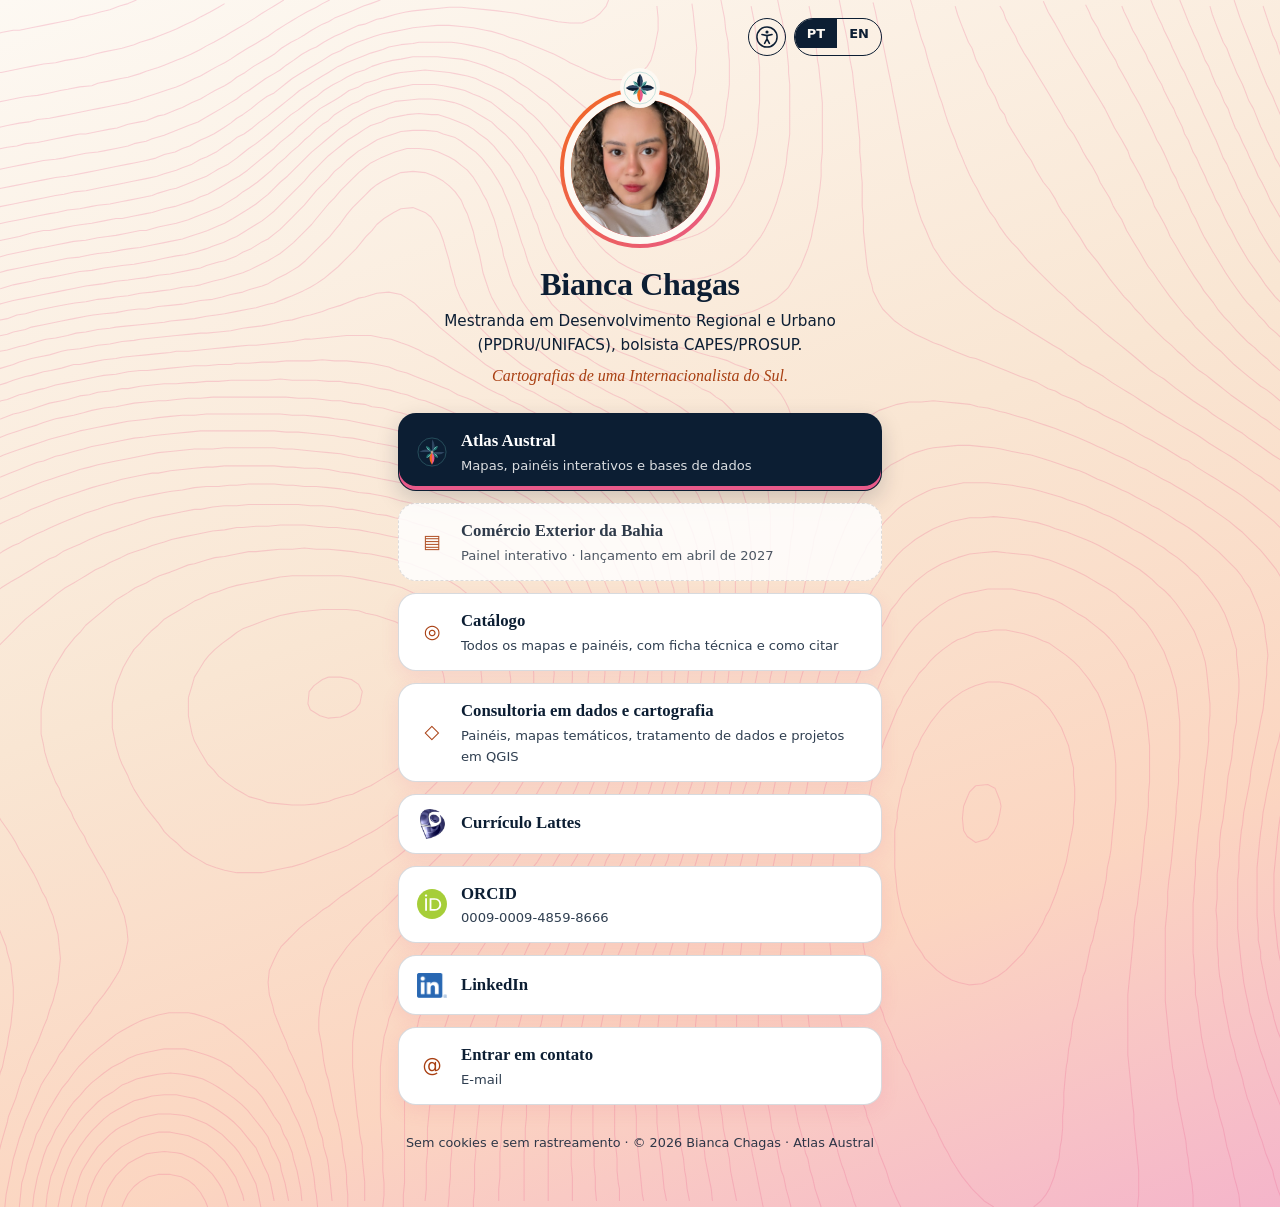
<file: links.html>
<!DOCTYPE html>
<html lang="pt-BR">
<head>
<meta charset="utf-8">
<meta name="viewport" content="width=device-width,initial-scale=1">
<meta http-equiv="Content-Security-Policy" content="default-src 'self'; img-src 'self' data:; style-src 'self' 'unsafe-inline'; script-src 'self'; connect-src 'self'; object-src 'none'; base-uri 'self'; form-action 'self'">
<meta name="referrer" content="strict-origin-when-cross-origin">
<title>Links · Atlas Austral</title>
<meta name="description" content="Links de Bianca Chagas: Atlas Austral, painel de Comércio Exterior da Bahia, Lattes, ORCID, LinkedIn e contato.">
<link rel="canonical" href="https://biachagas.github.io/atlas-austral/links.html">
<link rel="icon" href="favicon.svg" type="image/svg+xml">
<link rel="stylesheet" href="assets/css/atlas.css">
<link rel="stylesheet" href="assets/css/acessibilidade.css">
<link rel="stylesheet" href="assets/css/acessibilidade-atlas.css">
<link rel="stylesheet" href="assets/css/modos.css">
<script src="assets/js/i18n.js"></script>
<script src="assets/js/i18n-en.js"></script>
<script src="assets/js/comum.js"></script>
<script src="assets/js/acessibilidade.js"></script>
</head>
<body class="pg-links">
<main id="conteudo" class="arvore">
  <div class="arvore-topo">
    <div data-a11y-botao></div>
    <button type="button" class="lang" id="btn-idioma"><span class="on">PT</span><span>EN</span></button>
  </div>
  <div class="foto-rosa"><img src="assets/img/bianca-chagas.jpg" width="160" height="160" alt="Foto de Bianca Glória França de Oliveira Chagas"><img class="simb" src="assets/img/logos/simbolo-reduzido.svg" alt=""></div>
  <h1 data-sem-traducao>Bianca Chagas</h1>
  <p class="arvore-sub">Mestranda em Desenvolvimento Regional e Urbano (PPDRU/UNIFACS), bolsista CAPES/PROSUP.</p>
  <p class="arvore-slogan">Cartografias de uma Internacionalista do Sul.</p>
  <nav class="arvore-lista" aria-label="Links">
    <a class="arvore-item destaque" href="index.html"><img src="assets/img/logos/simbolo-reduzido.svg" alt=""><span><b>Atlas Austral</b><small>Mapas, painéis interativos e bases de dados</small></span></a>
    <div class="arvore-item off" aria-disabled="true"><span class="ico-txt" aria-hidden="true">▤</span><span><b>Comércio Exterior da Bahia</b><small>Painel interativo · lançamento em abril de 2027</small></span></div>
    <a class="arvore-item" href="catalogo.html"><span class="ico-txt" aria-hidden="true">◎</span><span><b>Catálogo</b><small>Todos os mapas e painéis, com ficha técnica e como citar</small></span></a>
    <a class="arvore-item" href="consultoria.html"><span class="ico-txt" aria-hidden="true">◇</span><span><b>Consultoria em dados e cartografia</b><small>Painéis, mapas temáticos, tratamento de dados e projetos em QGIS</small></span></a>
    <a class="arvore-item" href="http://lattes.cnpq.br/6882612035536485"><img src="assets/img/perfis/lattes.png" alt=""><span><b>Currículo Lattes</b></span></a>
    <a class="arvore-item" href="https://orcid.org/0009-0009-4859-8666"><img src="assets/img/perfis/orcid.svg" alt=""><span><b>ORCID</b><small>0009-0009-4859-8666</small></span></a>
    <a class="arvore-item" href="https://www.linkedin.com/in/biancagfochagas/"><img src="assets/img/perfis/linkedin.png" alt=""><span><b>LinkedIn</b></span></a>
    <a class="arvore-item" href="#" data-contato><span class="ico-txt" aria-hidden="true">@</span><span><b>Entrar em contato</b><small>E-mail</small></span></a>
  </nav>
  <p class="arvore-rodape"><span>Sem cookies e sem rastreamento</span> · <span data-sem-traducao>© 2026 Bianca Chagas · Atlas Austral</span></p>
</main>
</body>
</html>
</file>
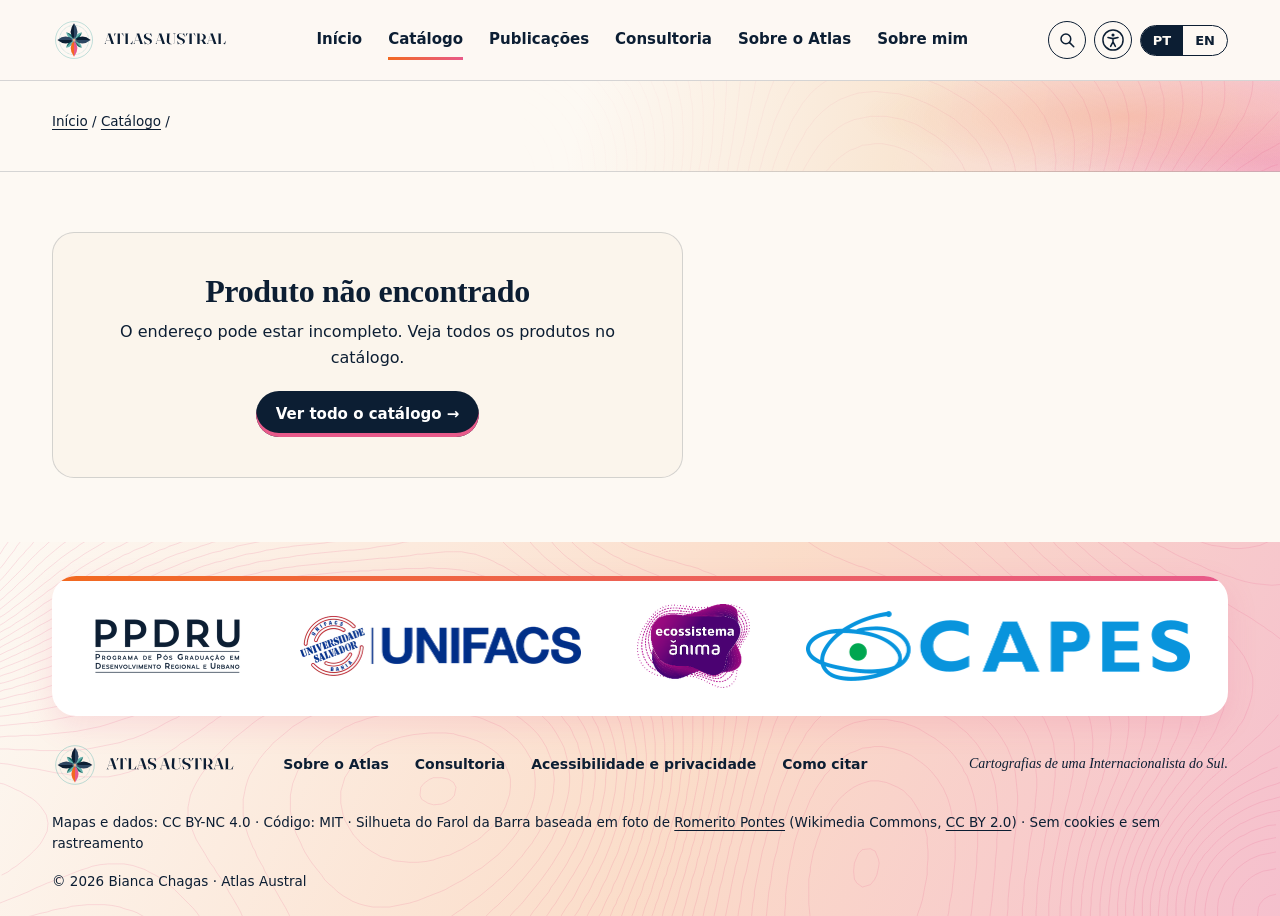
<file: produto.html>
<!DOCTYPE html>
<html lang="pt-BR">
<head>
<meta charset="utf-8">
<meta name="viewport" content="width=device-width,initial-scale=1">
<meta http-equiv="Content-Security-Policy" content="default-src 'self'; img-src 'self' data:; style-src 'self' 'unsafe-inline'; script-src 'self'; connect-src 'self'; object-src 'none'; base-uri 'self'; form-action 'self'">
<meta name="referrer" content="strict-origin-when-cross-origin">
<title>Produto · Atlas Austral</title>
<meta name="description" content="Ficha técnica de produto do Atlas Austral.">
<link rel="icon" href="favicon.svg" type="image/svg+xml">
<link rel="stylesheet" href="assets/css/atlas.css">
<link rel="stylesheet" href="assets/css/acessibilidade.css">
<link rel="stylesheet" href="assets/css/acessibilidade-atlas.css">
<link rel="stylesheet" href="assets/css/modos.css">
<script src="assets/js/i18n.js"></script>
<script src="assets/js/i18n-en.js"></script>
<script src="assets/js/comum.js"></script>
<script src="assets/js/acessibilidade.js"></script>
<script src="assets/js/produtos.js" defer></script>
</head>
<body class="pg">
<!-- cabecalho -->
<a class="pular" href="#conteudo" data-t>Pular para o conteúdo</a>
<header class="topo">
  <div class="wrap">
    <a class="marca" href="index.html"><img class="logo logo-claro" src="assets/img/logos/atlas-austral.svg" width="185" height="44" alt="Atlas Austral: página inicial" data-t-attr="alt"><img class="logo logo-escuro" src="assets/img/logos/atlas-austral-escuro.svg" width="185" height="44" alt="Atlas Austral: página inicial" data-t-attr="alt"></a>
    <nav class="nav" id="menu" aria-label="Menu principal" data-t-attr="aria-label"><a href="index.html" data-t>Início</a><a href="catalogo.html" aria-current="page" data-t>Catálogo</a><a href="publicacoes.html" data-t>Publicações</a><a href="consultoria.html" data-t>Consultoria</a><a href="sobre-o-atlas.html" data-t>Sobre o Atlas</a><a href="sobre-mim.html" data-t>Sobre mim</a></nav>
    <div class="icones">
      <a class="ic busca-ic" href="catalogo.html#busca" title="Buscar no catálogo" aria-label="Buscar no catálogo" data-t-attr="title,aria-label"><svg viewBox="0 0 24 24" aria-hidden="true" focusable="false"><circle cx="10.5" cy="10.5" r="6.5" fill="none" stroke="currentColor" stroke-width="2"/><path d="M15.5 15.5L21 21" stroke="currentColor" stroke-width="2" stroke-linecap="round"/></svg></a>
      <button type="button" class="lang" id="btn-idioma"><span class="on">PT</span><span>EN</span></button>
      <button type="button" class="ic mob" aria-expanded="false" aria-controls="menu" aria-label="Abrir menu"><svg viewBox="0 0 24 24" aria-hidden="true" focusable="false"><path d="M4 7h16M4 12h16M4 17h16" stroke="currentColor" stroke-width="2" stroke-linecap="round"/></svg></button>
    </div>
  </div>
</header>
<!-- /cabecalho -->
<section class="cab8 cab-prod">
  <div class="wrap">
    <nav class="trilha" aria-label="Você está em"><a href="index.html">Início</a> / <a href="catalogo.html">Catálogo</a> / <span id="trilha-atual" data-sem-traducao></span></nav>
  </div>
</section>
<main id="conteudo" class="wrap prod">
  <div id="ficha" class="prod" style="display:contents"></div>
  <noscript><p>A ficha do produto precisa de JavaScript.</p></noscript>
</main>

<!-- rodape -->
<footer>
  <div class="cartao-logos">
    <img src="assets/img/logos/ppdru.png" width="153" height="62" alt="PPDRU: Programa de Pós-Graduação em Desenvolvimento Regional e Urbano" data-t-attr="alt">
    <img src="assets/img/logos/unifacs.png" width="282" height="62" alt="UNIFACS: Universidade Salvador">
    <img class="anima" src="assets/img/logos/anima.png" width="113" height="84" alt="Ânima Educação">
    <img class="capes" src="assets/img/logos/capes.png" width="384" height="70" alt="CAPES: Coordenação de Aperfeiçoamento de Pessoal de Nível Superior" data-t-attr="alt">
  </div>
  <nav class="links-rod wrap" aria-label="Links do rodapé" data-t-attr="aria-label">
    <img class="logo logo-claro" src="assets/img/logos/atlas-austral.svg" width="193" height="46" alt="Atlas Austral"><img class="logo logo-escuro" src="assets/img/logos/atlas-austral-escuro.svg" width="193" height="46" alt="Atlas Austral">
    <a href="sobre-o-atlas.html" data-t>Sobre o Atlas</a>
    <a href="consultoria.html" data-t>Consultoria</a>
    <a href="sobre-o-atlas.html#acessibilidade" data-t>Acessibilidade e privacidade</a>
    <a href="sobre-o-atlas.html#citar" data-t>Como citar</a>
    <em data-t>Cartografias de uma Internacionalista do Sul.</em>
  </nav>
  <div class="base wrap">
    <span><span data-t>Mapas e dados: CC BY-NC 4.0 · Código: MIT</span> · <span data-t>Silhueta do Farol da Barra baseada em foto de <a href="https://commons.wikimedia.org/wiki/File:-2015-08-09-_Salvador_54_Romerito_Pontes_(20267312938).jpg">Romerito Pontes</a> (Wikimedia Commons, <a href="https://creativecommons.org/licenses/by/2.0/deed.pt-br">CC BY 2.0</a>)</span> · <span data-t>Sem cookies e sem rastreamento</span></span>
    <span>© 2026 Bianca Chagas · Atlas Austral</span>
  </div>
</footer>
<!-- /rodape -->
</body>
</html>
</file>
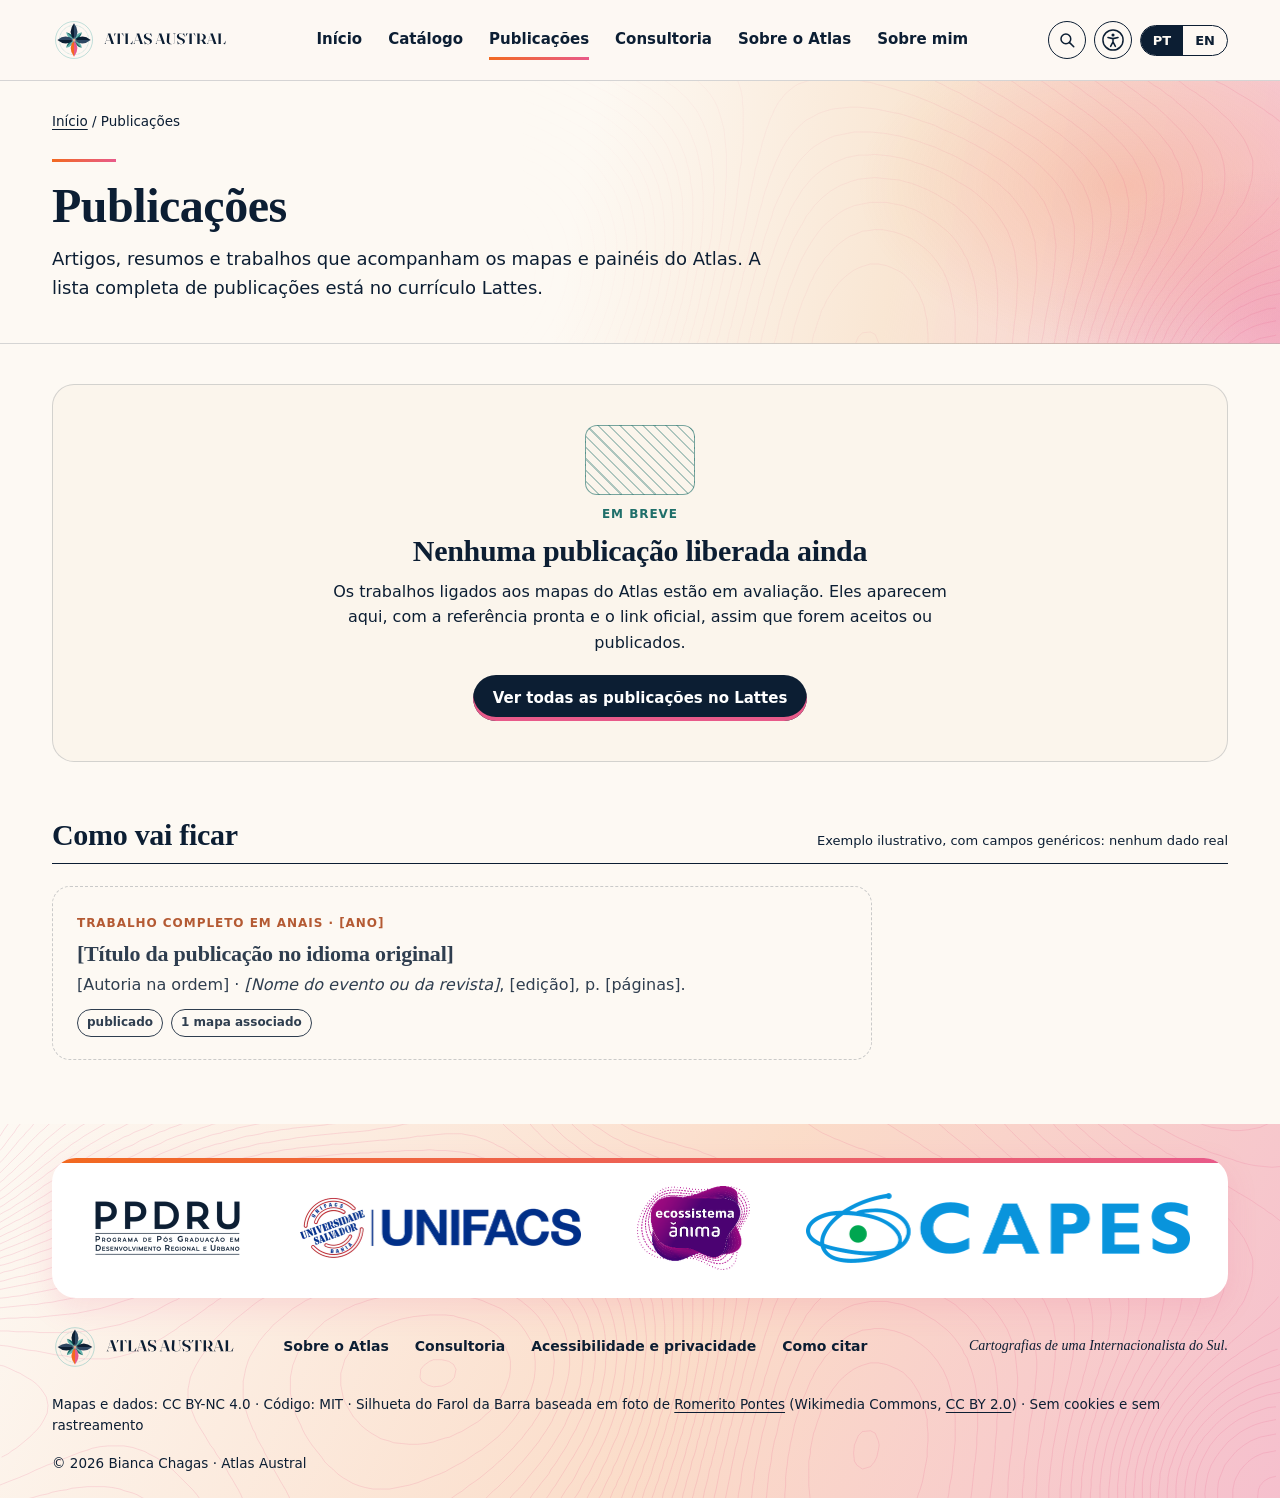
<file: publicacoes.html>
<!DOCTYPE html>
<html lang="pt-BR">
<head>
<meta charset="utf-8">
<meta name="viewport" content="width=device-width,initial-scale=1">
<meta http-equiv="Content-Security-Policy" content="default-src 'self'; img-src 'self' data:; style-src 'self' 'unsafe-inline'; script-src 'self'; connect-src 'self'; object-src 'none'; base-uri 'self'; form-action 'self'">
<meta name="referrer" content="strict-origin-when-cross-origin">
<title>Publicações · Atlas Austral</title>
<meta name="description" content="Artigos, resumos e trabalhos que acompanham os mapas e painéis do Atlas.">
<link rel="canonical" href="https://biachagas.github.io/atlas-austral/publicacoes.html">
<link rel="icon" href="favicon.svg" type="image/svg+xml">
<link rel="stylesheet" href="assets/css/atlas.css">
<link rel="stylesheet" href="assets/css/acessibilidade.css">
<link rel="stylesheet" href="assets/css/acessibilidade-atlas.css">
<link rel="stylesheet" href="assets/css/modos.css">
<script src="assets/js/i18n.js"></script>
<script src="assets/js/i18n-en.js"></script>
<script src="assets/js/comum.js"></script>
<script src="assets/js/acessibilidade.js"></script>

</head>
<body class="pg">
<!-- cabecalho -->
<a class="pular" href="#conteudo" data-t>Pular para o conteúdo</a>
<header class="topo">
  <div class="wrap">
    <a class="marca" href="index.html"><img class="logo logo-claro" src="assets/img/logos/atlas-austral.svg" width="185" height="44" alt="Atlas Austral: página inicial" data-t-attr="alt"><img class="logo logo-escuro" src="assets/img/logos/atlas-austral-escuro.svg" width="185" height="44" alt="Atlas Austral: página inicial" data-t-attr="alt"></a>
    <nav class="nav" id="menu" aria-label="Menu principal" data-t-attr="aria-label"><a href="index.html" data-t>Início</a><a href="catalogo.html" data-t>Catálogo</a><a href="publicacoes.html" aria-current="page" data-t>Publicações</a><a href="consultoria.html" data-t>Consultoria</a><a href="sobre-o-atlas.html" data-t>Sobre o Atlas</a><a href="sobre-mim.html" data-t>Sobre mim</a></nav>
    <div class="icones">
      <a class="ic busca-ic" href="catalogo.html#busca" title="Buscar no catálogo" aria-label="Buscar no catálogo" data-t-attr="title,aria-label"><svg viewBox="0 0 24 24" aria-hidden="true" focusable="false"><circle cx="10.5" cy="10.5" r="6.5" fill="none" stroke="currentColor" stroke-width="2"/><path d="M15.5 15.5L21 21" stroke="currentColor" stroke-width="2" stroke-linecap="round"/></svg></a>
      <button type="button" class="lang" id="btn-idioma"><span class="on">PT</span><span>EN</span></button>
      <button type="button" class="ic mob" aria-expanded="false" aria-controls="menu" aria-label="Abrir menu"><svg viewBox="0 0 24 24" aria-hidden="true" focusable="false"><path d="M4 7h16M4 12h16M4 17h16" stroke="currentColor" stroke-width="2" stroke-linecap="round"/></svg></button>
    </div>
  </div>
</header>
<!-- /cabecalho -->
<section class="cab8">
  <div class="wrap">
    <nav class="trilha" aria-label="Você está em"><a href="index.html">Início</a> / Publicações</nav>
    <span class="filete"></span>
    <h1>Publicações</h1>
    <p class="sub">Artigos, resumos e trabalhos que acompanham os mapas e painéis do Atlas. A lista completa de publicações está no currículo Lattes.</p>
  </div>
</section>

<main id="conteudo" class="wrap">
  <div class="vazio-grande">
    <span class="hach"></span>
    <span class="tag verde">Em breve</span>
    <h2>Nenhuma publicação liberada ainda</h2>
    <p>Os trabalhos ligados aos mapas do Atlas estão em avaliação. Eles aparecem aqui, com a referência pronta e o link oficial, assim que forem aceitos ou publicados.</p>
    <a class="btn" href="http://lattes.cnpq.br/6882612035536485">Ver todas as publicações no Lattes</a>
  </div>
  <div class="sec-tit"><h2>Como vai ficar</h2><span class="nota-tit">Exemplo ilustrativo, com campos genéricos: nenhum dado real</span></div>
  <article class="pub-ex" aria-label="Exemplo ilustrativo">
    <span class="tag">Trabalho completo em anais · [ano]</span>
    <h3>[Título da publicação no idioma original]</h3>
    <p>[Autoria na ordem] · <i>[Nome do evento ou da revista]</i>, [edição], p. [páginas].</p>
    <div class="meta"><span class="selo">publicado</span><span class="selo">1 mapa associado</span></div>
  </article>
</main>

<!-- rodape -->
<footer>
  <div class="cartao-logos">
    <img src="assets/img/logos/ppdru.png" width="153" height="62" alt="PPDRU: Programa de Pós-Graduação em Desenvolvimento Regional e Urbano" data-t-attr="alt">
    <img src="assets/img/logos/unifacs.png" width="282" height="62" alt="UNIFACS: Universidade Salvador">
    <img class="anima" src="assets/img/logos/anima.png" width="113" height="84" alt="Ânima Educação">
    <img class="capes" src="assets/img/logos/capes.png" width="384" height="70" alt="CAPES: Coordenação de Aperfeiçoamento de Pessoal de Nível Superior" data-t-attr="alt">
  </div>
  <nav class="links-rod wrap" aria-label="Links do rodapé" data-t-attr="aria-label">
    <img class="logo logo-claro" src="assets/img/logos/atlas-austral.svg" width="193" height="46" alt="Atlas Austral"><img class="logo logo-escuro" src="assets/img/logos/atlas-austral-escuro.svg" width="193" height="46" alt="Atlas Austral">
    <a href="sobre-o-atlas.html" data-t>Sobre o Atlas</a>
    <a href="consultoria.html" data-t>Consultoria</a>
    <a href="sobre-o-atlas.html#acessibilidade" data-t>Acessibilidade e privacidade</a>
    <a href="sobre-o-atlas.html#citar" data-t>Como citar</a>
    <em data-t>Cartografias de uma Internacionalista do Sul.</em>
  </nav>
  <div class="base wrap">
    <span><span data-t>Mapas e dados: CC BY-NC 4.0 · Código: MIT</span> · <span data-t>Silhueta do Farol da Barra baseada em foto de <a href="https://commons.wikimedia.org/wiki/File:-2015-08-09-_Salvador_54_Romerito_Pontes_(20267312938).jpg">Romerito Pontes</a> (Wikimedia Commons, <a href="https://creativecommons.org/licenses/by/2.0/deed.pt-br">CC BY 2.0</a>)</span> · <span data-t>Sem cookies e sem rastreamento</span></span>
    <span>© 2026 Bianca Chagas · Atlas Austral</span>
  </div>
</footer>
<!-- /rodape -->
</body>
</html>
</file>
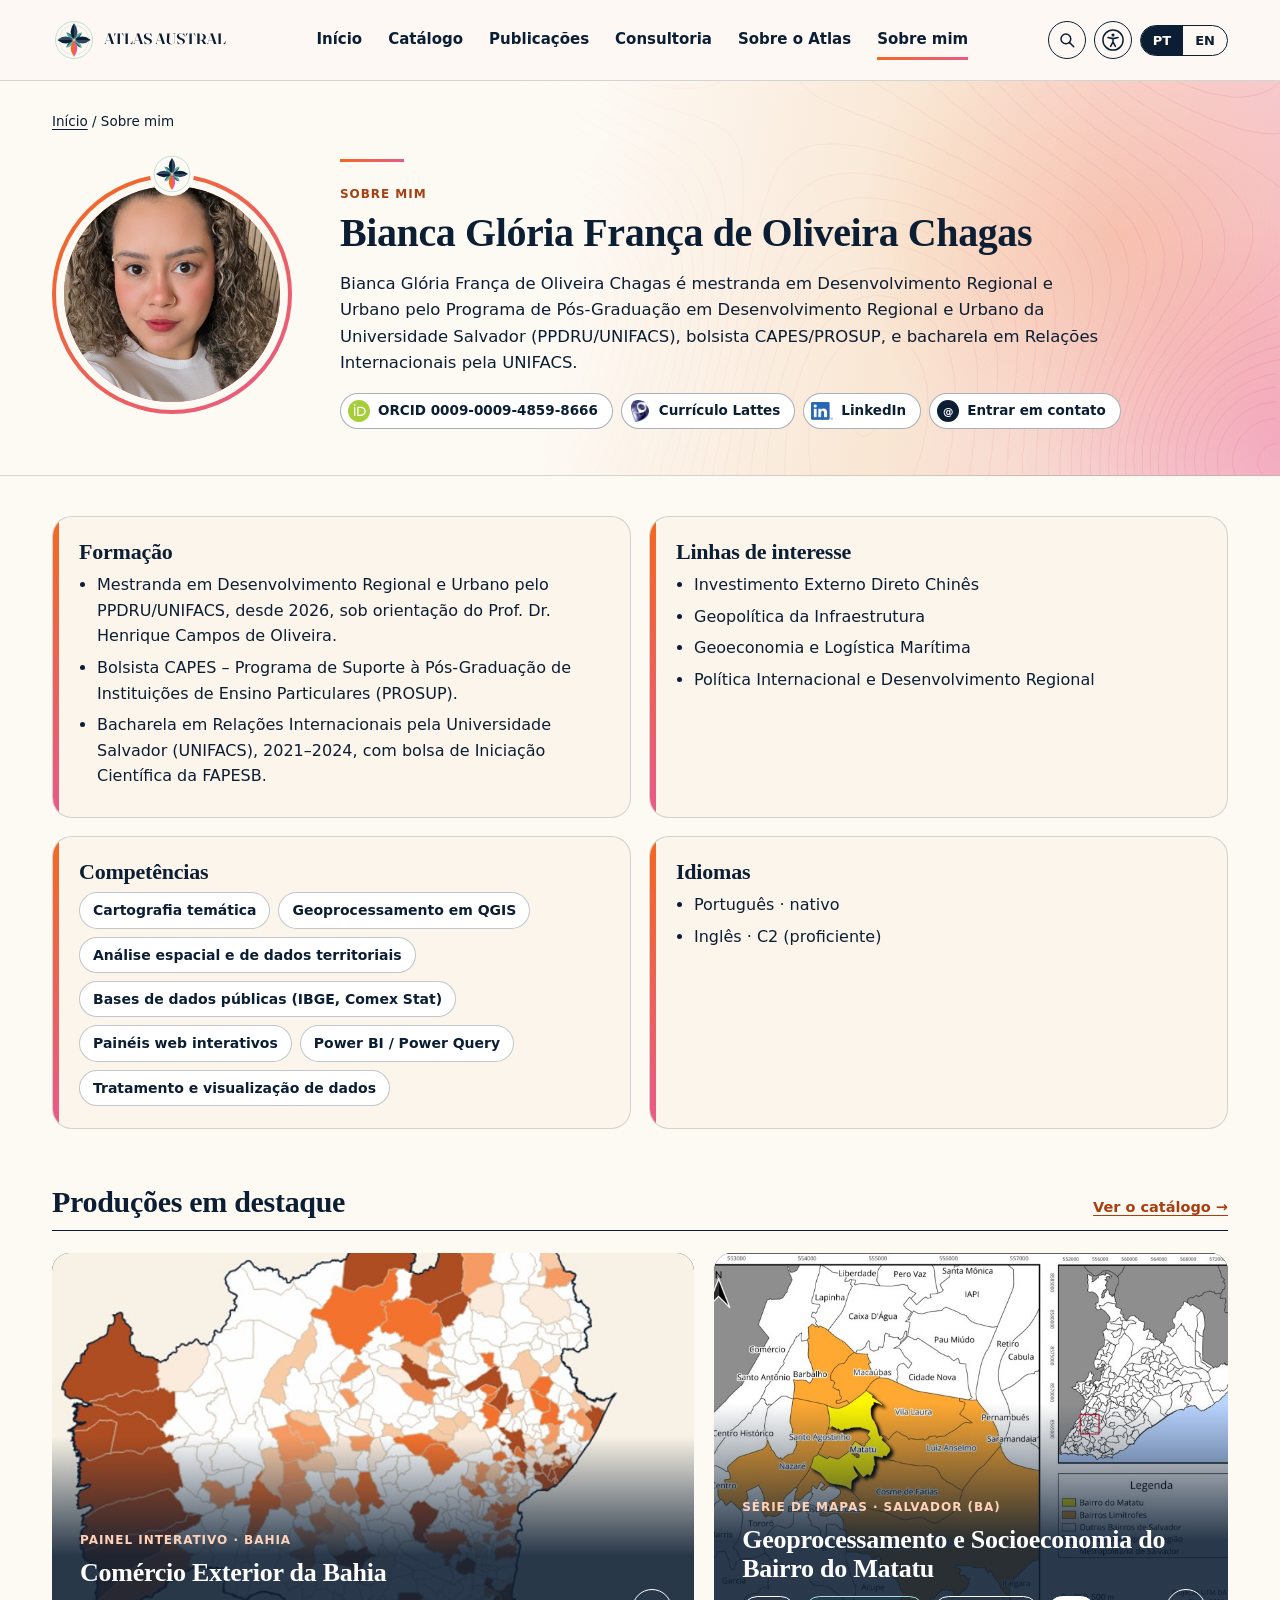
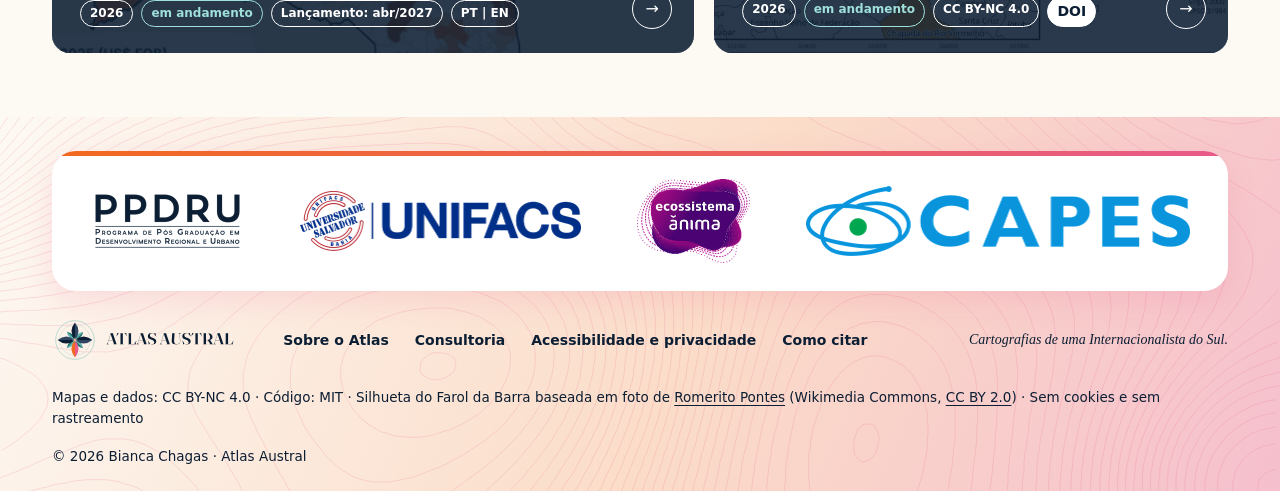
<file: sobre-mim.html>
<!DOCTYPE html>
<html lang="pt-BR">
<head>
<meta charset="utf-8">
<meta name="viewport" content="width=device-width,initial-scale=1">
<meta http-equiv="Content-Security-Policy" content="default-src 'self'; img-src 'self' data:; style-src 'self' 'unsafe-inline'; script-src 'self'; connect-src 'self'; object-src 'none'; base-uri 'self'; form-action 'self'">
<meta name="referrer" content="strict-origin-when-cross-origin">
<title>Sobre mim · Atlas Austral</title>
<meta name="description" content="Bianca Glória França de Oliveira Chagas: mestranda em Desenvolvimento Regional e Urbano (PPDRU/UNIFACS), bolsista CAPES/PROSUP.">
<link rel="canonical" href="https://biachagas.github.io/atlas-austral/sobre-mim.html">
<link rel="icon" href="favicon.svg" type="image/svg+xml">
<link rel="stylesheet" href="assets/css/atlas.css">
<link rel="stylesheet" href="assets/css/acessibilidade.css">
<link rel="stylesheet" href="assets/css/acessibilidade-atlas.css">
<link rel="stylesheet" href="assets/css/modos.css">
<script src="assets/js/i18n.js"></script>
<script src="assets/js/i18n-en.js"></script>
<script src="assets/js/comum.js"></script>
<script src="assets/js/acessibilidade.js"></script>
<script src="assets/js/produtos.js" defer></script>
</head>
<body class="pg">
<!-- cabecalho -->
<a class="pular" href="#conteudo" data-t>Pular para o conteúdo</a>
<header class="topo">
  <div class="wrap">
    <a class="marca" href="index.html"><img class="logo logo-claro" src="assets/img/logos/atlas-austral.svg" width="185" height="44" alt="Atlas Austral: página inicial" data-t-attr="alt"><img class="logo logo-escuro" src="assets/img/logos/atlas-austral-escuro.svg" width="185" height="44" alt="Atlas Austral: página inicial" data-t-attr="alt"></a>
    <nav class="nav" id="menu" aria-label="Menu principal" data-t-attr="aria-label"><a href="index.html" data-t>Início</a><a href="catalogo.html" data-t>Catálogo</a><a href="publicacoes.html" data-t>Publicações</a><a href="consultoria.html" data-t>Consultoria</a><a href="sobre-o-atlas.html" data-t>Sobre o Atlas</a><a href="sobre-mim.html" aria-current="page" data-t>Sobre mim</a></nav>
    <div class="icones">
      <a class="ic busca-ic" href="catalogo.html#busca" title="Buscar no catálogo" aria-label="Buscar no catálogo" data-t-attr="title,aria-label"><svg viewBox="0 0 24 24" aria-hidden="true" focusable="false"><circle cx="10.5" cy="10.5" r="6.5" fill="none" stroke="currentColor" stroke-width="2"/><path d="M15.5 15.5L21 21" stroke="currentColor" stroke-width="2" stroke-linecap="round"/></svg></a>
      <button type="button" class="lang" id="btn-idioma"><span class="on">PT</span><span>EN</span></button>
      <button type="button" class="ic mob" aria-expanded="false" aria-controls="menu" aria-label="Abrir menu"><svg viewBox="0 0 24 24" aria-hidden="true" focusable="false"><path d="M4 7h16M4 12h16M4 17h16" stroke="currentColor" stroke-width="2" stroke-linecap="round"/></svg></button>
    </div>
  </div>
</header>
<!-- /cabecalho -->
<section class="cab8 cab-eu">
  <div class="wrap">
    <nav class="trilha" aria-label="Você está em"><a href="index.html">Início</a> / Sobre mim</nav>
    <div class="eu-hero">
      <div class="foto-rosa"><img src="assets/img/bianca-chagas.jpg" width="240" height="240" alt="Foto de Bianca Glória França de Oliveira Chagas"><img class="simb" src="assets/img/logos/simbolo-reduzido.svg" alt=""></div>
      <div>
        <span class="filete"></span><span class="tag">Sobre mim</span>
        <h1 data-sem-traducao>Bianca Glória França de Oliveira Chagas</h1>
        <p>Bianca Glória França de Oliveira Chagas é mestranda em Desenvolvimento Regional e Urbano pelo Programa de Pós-Graduação em Desenvolvimento Regional e Urbano da Universidade Salvador (PPDRU/UNIFACS), bolsista CAPES/PROSUP, e bacharela em Relações Internacionais pela UNIFACS.</p>
        <div class="perfis">
          <a class="perfil" href="https://orcid.org/0009-0009-4859-8666"><img src="assets/img/perfis/orcid.svg" alt="">ORCID 0009-0009-4859-8666</a>
          <a class="perfil" href="http://lattes.cnpq.br/6882612035536485"><img src="assets/img/perfis/lattes.png" alt="">Currículo Lattes</a>
          <a class="perfil" href="https://www.linkedin.com/in/biancagfochagas/"><img src="assets/img/perfis/linkedin.png" alt="">LinkedIn</a>
          <a class="perfil" href="#" data-contato><i aria-hidden="true">@</i>Entrar em contato</a>
        </div>
      </div>
    </div>
  </div>
</section>
<main id="conteudo" class="wrap">
  <div class="grade-eu"><section class="cx8"><h2>Formação</h2><ul class="lista8"><li>Mestranda em Desenvolvimento Regional e Urbano pelo PPDRU/UNIFACS, desde 2026, sob orientação do Prof. Dr. Henrique Campos de Oliveira.</li><li>Bolsista CAPES – Programa de Suporte à Pós-Graduação de Instituições de Ensino Particulares (PROSUP).</li><li>Bacharela em Relações Internacionais pela Universidade Salvador (UNIFACS), 2021–2024, com bolsa de Iniciação Científica da FAPESB.</li></ul></section><section class="cx8"><h2>Linhas de interesse</h2><ul class="lista8"><li>Investimento Externo Direto Chinês</li><li>Geopolítica da Infraestrutura</li><li>Geoeconomia e Logística Marítima</li><li>Política Internacional e Desenvolvimento Regional</li></ul></section><section class="cx8"><h2>Competências</h2><div class="etiquetas"><span>Cartografia temática</span><span>Geoprocessamento em QGIS</span><span>Análise espacial e de dados territoriais</span><span>Bases de dados públicas (IBGE, Comex Stat)</span><span>Painéis web interativos</span><span>Power BI / Power Query</span><span>Tratamento e visualização de dados</span></div></section><section class="cx8"><h2>Idiomas</h2><ul class="lista8"><li>Português · nativo</li><li>Inglês · C2 (proficiente)</li></ul></section></div>
  <div class="sec-tit"><h2>Produções em destaque</h2><a href="catalogo.html">Ver o catálogo →</a></div>
  <div class="capas" id="capas-eu"></div>
</main>

<!-- rodape -->
<footer>
  <div class="cartao-logos">
    <img src="assets/img/logos/ppdru.png" width="153" height="62" alt="PPDRU: Programa de Pós-Graduação em Desenvolvimento Regional e Urbano" data-t-attr="alt">
    <img src="assets/img/logos/unifacs.png" width="282" height="62" alt="UNIFACS: Universidade Salvador">
    <img class="anima" src="assets/img/logos/anima.png" width="113" height="84" alt="Ânima Educação">
    <img class="capes" src="assets/img/logos/capes.png" width="384" height="70" alt="CAPES: Coordenação de Aperfeiçoamento de Pessoal de Nível Superior" data-t-attr="alt">
  </div>
  <nav class="links-rod wrap" aria-label="Links do rodapé" data-t-attr="aria-label">
    <img class="logo logo-claro" src="assets/img/logos/atlas-austral.svg" width="193" height="46" alt="Atlas Austral"><img class="logo logo-escuro" src="assets/img/logos/atlas-austral-escuro.svg" width="193" height="46" alt="Atlas Austral">
    <a href="sobre-o-atlas.html" data-t>Sobre o Atlas</a>
    <a href="consultoria.html" data-t>Consultoria</a>
    <a href="sobre-o-atlas.html#acessibilidade" data-t>Acessibilidade e privacidade</a>
    <a href="sobre-o-atlas.html#citar" data-t>Como citar</a>
    <em data-t>Cartografias de uma Internacionalista do Sul.</em>
  </nav>
  <div class="base wrap">
    <span><span data-t>Mapas e dados: CC BY-NC 4.0 · Código: MIT</span> · <span data-t>Silhueta do Farol da Barra baseada em foto de <a href="https://commons.wikimedia.org/wiki/File:-2015-08-09-_Salvador_54_Romerito_Pontes_(20267312938).jpg">Romerito Pontes</a> (Wikimedia Commons, <a href="https://creativecommons.org/licenses/by/2.0/deed.pt-br">CC BY 2.0</a>)</span> · <span data-t>Sem cookies e sem rastreamento</span></span>
    <span>© 2026 Bianca Chagas · Atlas Austral</span>
  </div>
</footer>
<!-- /rodape -->
</body>
</html>
</file>
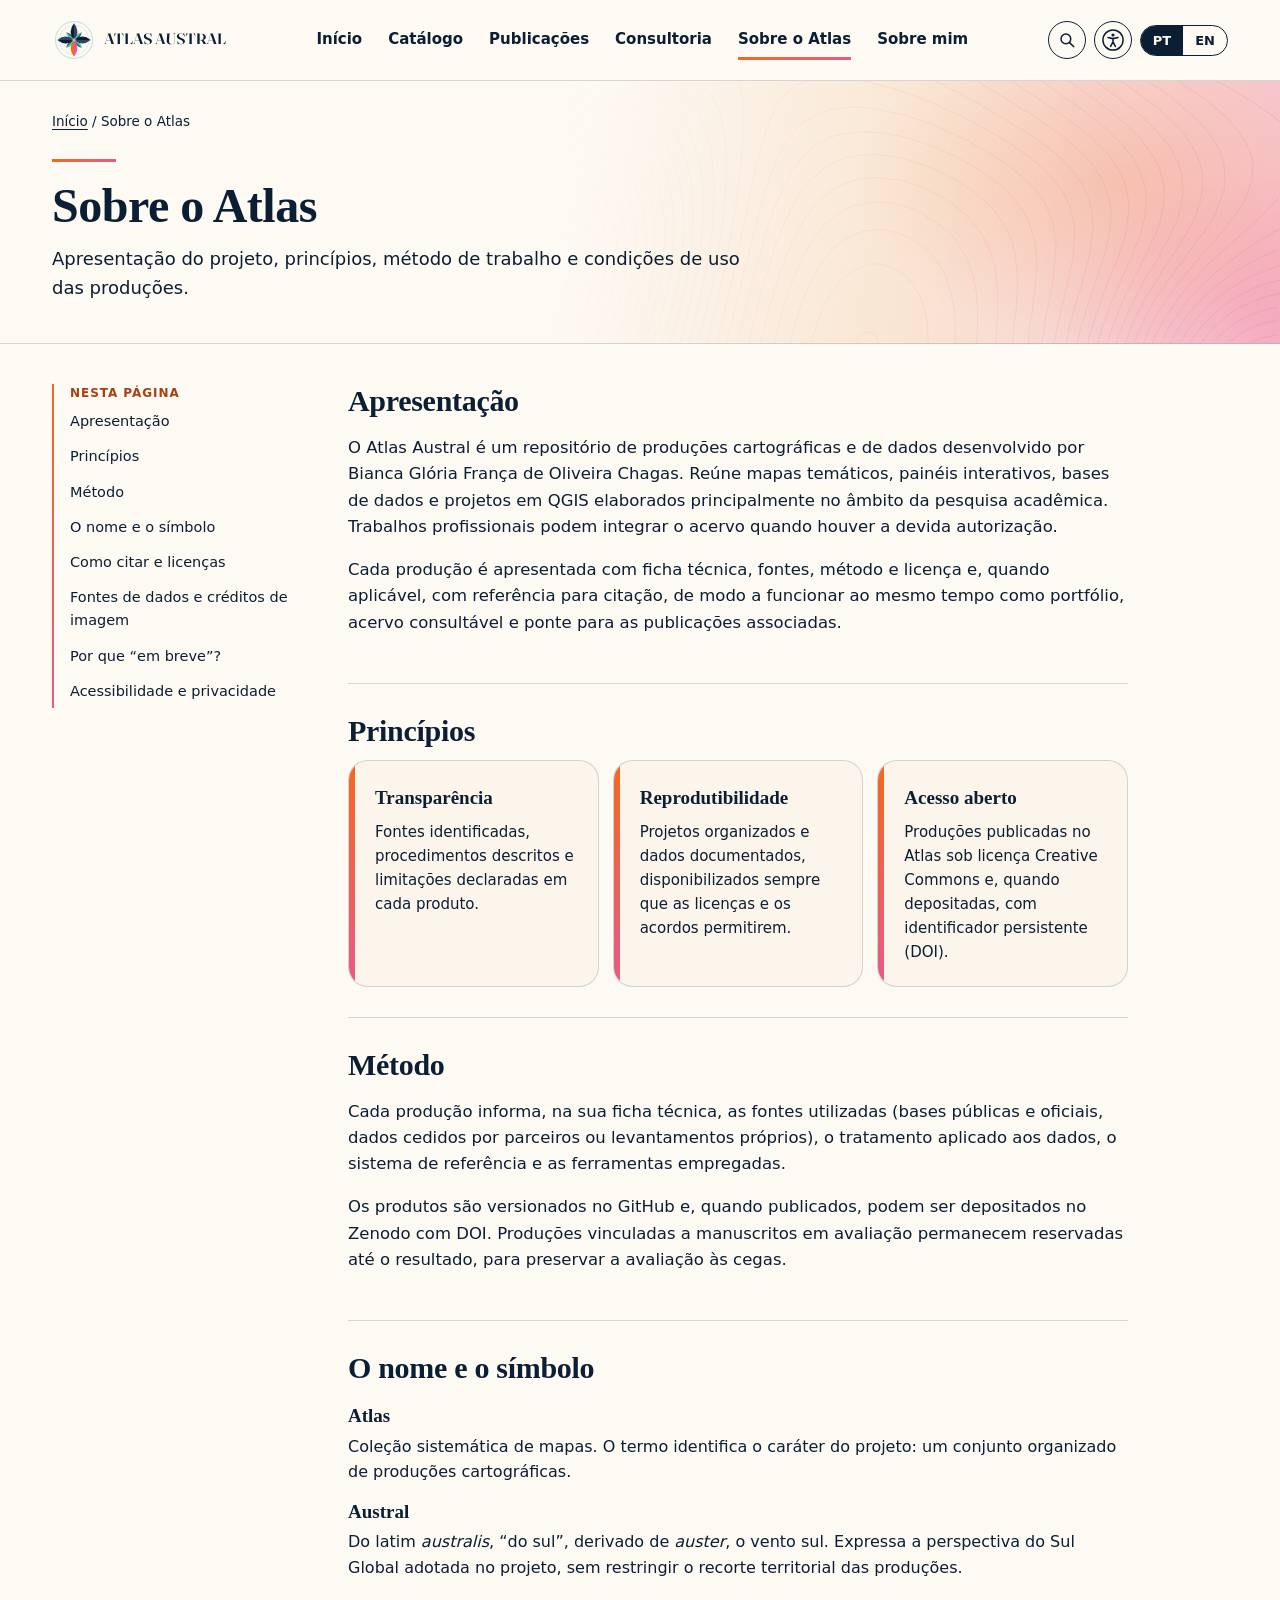
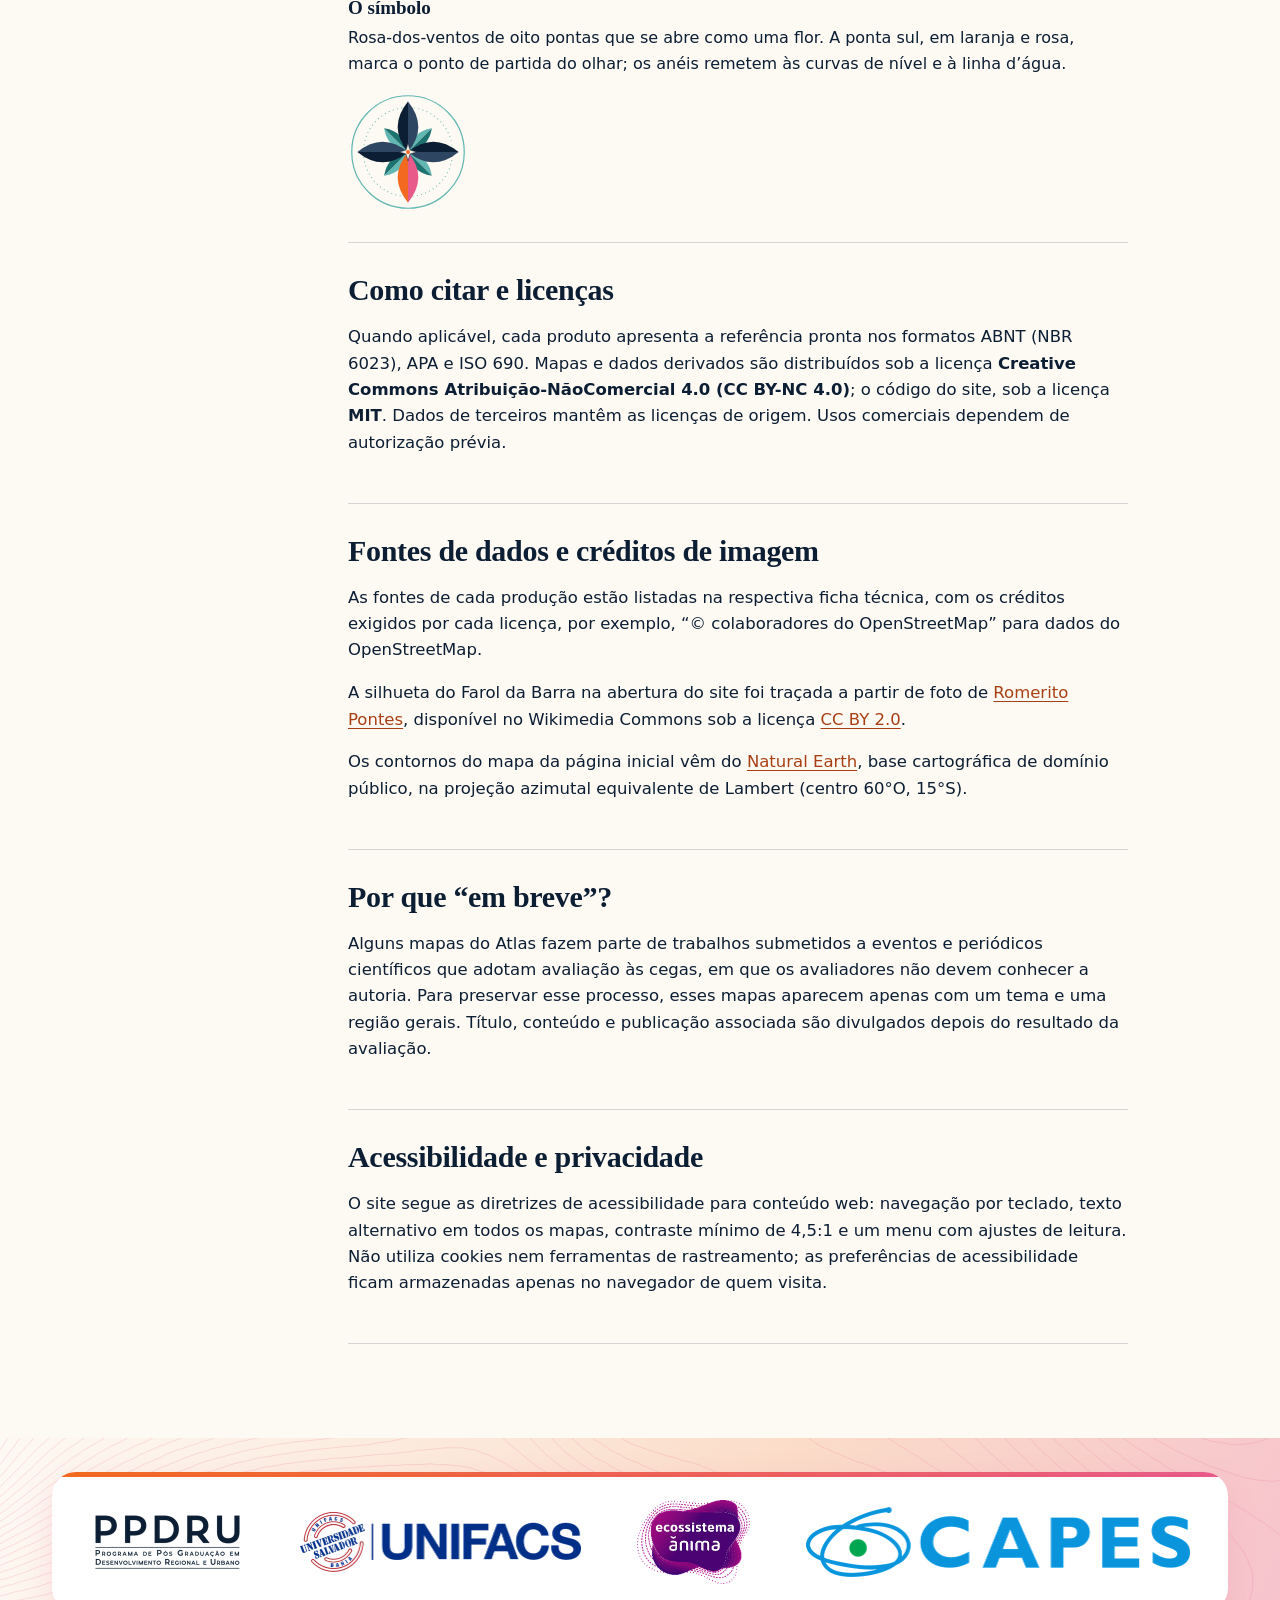
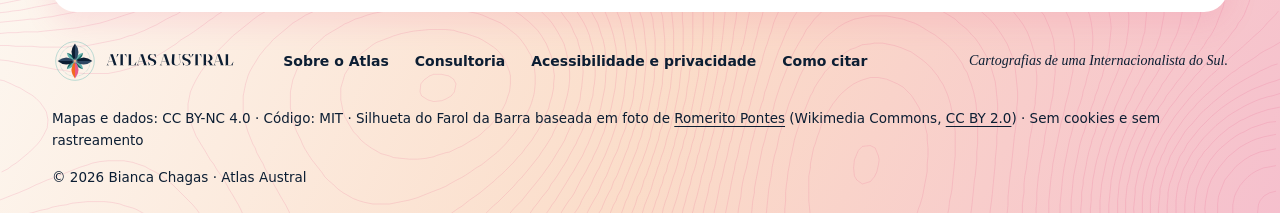
<file: sobre-o-atlas.html>
<!DOCTYPE html>
<html lang="pt-BR">
<head>
<meta charset="utf-8">
<meta name="viewport" content="width=device-width,initial-scale=1">
<meta http-equiv="Content-Security-Policy" content="default-src 'self'; img-src 'self' data:; style-src 'self' 'unsafe-inline'; script-src 'self'; connect-src 'self'; object-src 'none'; base-uri 'self'; form-action 'none'">
<meta name="referrer" content="strict-origin-when-cross-origin">
<title data-t>Sobre o Atlas · Atlas Austral</title>
<meta name="description" content="Apresentação do projeto, princípios, método de trabalho e condições de uso das produções." data-t-attr="content">
<link rel="canonical" href="https://biachagas.github.io/atlas-austral/sobre-o-atlas.html">
<link rel="icon" href="favicon.svg" type="image/svg+xml">
<link rel="stylesheet" href="assets/css/atlas.css">
<link rel="stylesheet" href="assets/css/acessibilidade.css">
<link rel="stylesheet" href="assets/css/acessibilidade-atlas.css">
<link rel="stylesheet" href="assets/css/modos.css">
<script src="assets/js/i18n.js"></script>
<script src="assets/js/i18n-en.js"></script>
<script src="assets/js/comum.js"></script>
<script src="assets/js/acessibilidade.js"></script>
</head>
<body class="pg">
<!-- cabecalho -->
<a class="pular" href="#conteudo" data-t>Pular para o conteúdo</a>
<header class="topo">
  <div class="wrap">
    <a class="marca" href="index.html"><img class="logo logo-claro" src="assets/img/logos/atlas-austral.svg" width="185" height="44" alt="Atlas Austral: página inicial" data-t-attr="alt"><img class="logo logo-escuro" src="assets/img/logos/atlas-austral-escuro.svg" width="185" height="44" alt="Atlas Austral: página inicial" data-t-attr="alt"></a>
    <nav class="nav" id="menu" aria-label="Menu principal" data-t-attr="aria-label"><a href="index.html" data-t>Início</a><a href="catalogo.html" data-t>Catálogo</a><a href="publicacoes.html" data-t>Publicações</a><a href="consultoria.html" data-t>Consultoria</a><a href="sobre-o-atlas.html" aria-current="page" data-t>Sobre o Atlas</a><a href="sobre-mim.html" data-t>Sobre mim</a></nav>
    <div class="icones">
      <a class="ic busca-ic" href="catalogo.html#busca" title="Buscar no catálogo" aria-label="Buscar no catálogo" data-t-attr="title,aria-label"><svg viewBox="0 0 24 24" aria-hidden="true" focusable="false"><circle cx="10.5" cy="10.5" r="6.5" fill="none" stroke="currentColor" stroke-width="2"/><path d="M15.5 15.5L21 21" stroke="currentColor" stroke-width="2" stroke-linecap="round"/></svg></a>
      <button type="button" class="lang" id="btn-idioma"><span class="on">PT</span><span>EN</span></button>
      <button type="button" class="ic mob" aria-expanded="false" aria-controls="menu" aria-label="Abrir menu"><svg viewBox="0 0 24 24" aria-hidden="true" focusable="false"><path d="M4 7h16M4 12h16M4 17h16" stroke="currentColor" stroke-width="2" stroke-linecap="round"/></svg></button>
    </div>
  </div>
</header>
<!-- /cabecalho -->

<section class="cab8">
  <div class="wrap">
    <nav class="trilha" aria-label="Você está em" data-t-attr="aria-label"><a href="index.html" data-t>Início</a> / <span data-t>Sobre o Atlas</span></nav>
    <span class="filete"></span>
    <h1 data-t>Sobre o Atlas</h1>
    <p class="sub" data-t>Apresentação do projeto, princípios, método de trabalho e condições de uso das produções.</p>
  </div>
</section>

<main id="conteudo" class="wrap duas-col">
  <nav class="indice8" aria-label="Nesta página" data-t-attr="aria-label">
    <span class="tag" data-t>Nesta página</span>
    <a href="#apresentacao" data-t>Apresentação</a>
    <a href="#principios" data-t>Princípios</a>
    <a href="#metodo" data-t>Método</a>
    <a href="#nome" data-t>O nome e o símbolo</a>
    <a href="#citar" data-t>Como citar e licenças</a>
    <a href="#fontes" data-t>Fontes de dados e créditos de imagem</a>
    <a href="#em-breve" data-t>Por que “em breve”?</a>
    <a href="#acessibilidade" data-t>Acessibilidade e privacidade</a>
  </nav>
  <div class="texto8">
    <section id="apresentacao">
      <h2 data-t>Apresentação</h2>
      <p data-t>O Atlas Austral é um repositório de produções cartográficas e de dados desenvolvido por Bianca Glória França de Oliveira Chagas. Reúne mapas temáticos, painéis interativos, bases de dados e projetos em QGIS elaborados principalmente no âmbito da pesquisa acadêmica. Trabalhos profissionais podem integrar o acervo quando houver a devida autorização.</p>
      <p data-t>Cada produção é apresentada com ficha técnica, fontes, método e licença e, quando aplicável, com referência para citação, de modo a funcionar ao mesmo tempo como portfólio, acervo consultável e ponte para as publicações associadas.</p>
    </section>
    <section id="principios">
      <h2 data-t>Princípios</h2>
      <div class="princ d8">
        <div><b data-t>Transparência</b><span data-t>Fontes identificadas, procedimentos descritos e limitações declaradas em cada produto.</span></div>
        <div><b data-t>Reprodutibilidade</b><span data-t>Projetos organizados e dados documentados, disponibilizados sempre que as licenças e os acordos permitirem.</span></div>
        <div><b data-t>Acesso aberto</b><span data-t>Produções publicadas no Atlas sob licença Creative Commons e, quando depositadas, com identificador persistente (DOI).</span></div>
      </div>
    </section>
    <section id="metodo">
      <h2 data-t>Método</h2>
      <p data-t>Cada produção informa, na sua ficha técnica, as fontes utilizadas (bases públicas e oficiais, dados cedidos por parceiros ou levantamentos próprios), o tratamento aplicado aos dados, o sistema de referência e as ferramentas empregadas.</p>
      <p data-t>Os produtos são versionados no GitHub e, quando publicados, podem ser depositados no Zenodo com DOI. Produções vinculadas a manuscritos em avaliação permanecem reservadas até o resultado, para preservar a avaliação às cegas.</p>
    </section>
    <section id="nome">
      <h2 data-t>O nome e o símbolo</h2>
      <dl class="def">
        <dt>Atlas</dt>
        <dd data-t>Coleção sistemática de mapas. O termo identifica o caráter do projeto: um conjunto organizado de produções cartográficas.</dd>
        <dt>Austral</dt>
        <dd data-t>Do latim <i>australis</i>, “do sul”, derivado de <i>auster</i>, o vento sul. Expressa a perspectiva do Sul Global adotada no projeto, sem restringir o recorte territorial das produções.</dd>
        <dt data-t>O símbolo</dt>
        <dd data-t>Rosa-dos-ventos de oito pontas que se abre como uma flor. A ponta sul, em laranja e rosa, marca o ponto de partida do olhar; os anéis remetem às curvas de nível e à linha d’água.</dd>
      </dl>
      <img class="simb-grande" src="assets/img/logos/simbolo-cor.svg" width="120" height="120" alt="Símbolo do Atlas Austral: rosa-dos-ventos de oito pontas" data-t-attr="alt">
    </section>
    <section id="citar">
      <h2 data-t>Como citar e licenças</h2>
      <p data-t>Quando aplicável, cada produto apresenta a referência pronta nos formatos ABNT (NBR 6023), APA e ISO 690. Mapas e dados derivados são distribuídos sob a licença <b>Creative Commons Atribuição-NãoComercial 4.0 (CC BY-NC 4.0)</b>; o código do site, sob a licença <b>MIT</b>. Dados de terceiros mantêm as licenças de origem. Usos comerciais dependem de autorização prévia.</p>
    </section>
    <section id="fontes">
      <h2 data-t>Fontes de dados e créditos de imagem</h2>
      <p data-t>As fontes de cada produção estão listadas na respectiva ficha técnica, com os créditos exigidos por cada licença, por exemplo, “© colaboradores do OpenStreetMap” para dados do OpenStreetMap.</p>
      <p data-t>A silhueta do Farol da Barra na abertura do site foi traçada a partir de foto de <a href="https://commons.wikimedia.org/wiki/File:-2015-08-09-_Salvador_54_Romerito_Pontes_(20267312938).jpg">Romerito Pontes</a>, disponível no Wikimedia Commons sob a licença <a href="https://creativecommons.org/licenses/by/2.0/deed.pt-br">CC BY 2.0</a>.</p>
      <p data-t>Os contornos do mapa da página inicial vêm do <a href="https://www.naturalearthdata.com/">Natural Earth</a>, base cartográfica de domínio público, na projeção azimutal equivalente de Lambert (centro 60°O, 15°S).</p>
    </section>
    <section id="em-breve">
      <h2 data-t>Por que “em breve”?</h2>
      <p data-t>Alguns mapas do Atlas fazem parte de trabalhos submetidos a eventos e periódicos científicos que adotam avaliação às cegas, em que os avaliadores não devem conhecer a autoria. Para preservar esse processo, esses mapas aparecem apenas com um tema e uma região gerais. Título, conteúdo e publicação associada são divulgados depois do resultado da avaliação.</p>
    </section>
    <section id="acessibilidade">
      <h2 data-t>Acessibilidade e privacidade</h2>
      <p data-t>O site segue as diretrizes de acessibilidade para conteúdo web: navegação por teclado, texto alternativo em todos os mapas, contraste mínimo de 4,5:1 e um menu com ajustes de leitura. Não utiliza cookies nem ferramentas de rastreamento; as preferências de acessibilidade ficam armazenadas apenas no navegador de quem visita.</p>
    </section>
  </div>
</main>

<!-- rodape -->
<footer>
  <div class="cartao-logos">
    <img src="assets/img/logos/ppdru.png" width="153" height="62" alt="PPDRU: Programa de Pós-Graduação em Desenvolvimento Regional e Urbano" data-t-attr="alt">
    <img src="assets/img/logos/unifacs.png" width="282" height="62" alt="UNIFACS: Universidade Salvador">
    <img class="anima" src="assets/img/logos/anima.png" width="113" height="84" alt="Ânima Educação">
    <img class="capes" src="assets/img/logos/capes.png" width="384" height="70" alt="CAPES: Coordenação de Aperfeiçoamento de Pessoal de Nível Superior" data-t-attr="alt">
  </div>
  <nav class="links-rod wrap" aria-label="Links do rodapé" data-t-attr="aria-label">
    <img class="logo logo-claro" src="assets/img/logos/atlas-austral.svg" width="193" height="46" alt="Atlas Austral"><img class="logo logo-escuro" src="assets/img/logos/atlas-austral-escuro.svg" width="193" height="46" alt="Atlas Austral">
    <a href="sobre-o-atlas.html" data-t>Sobre o Atlas</a>
    <a href="consultoria.html" data-t>Consultoria</a>
    <a href="sobre-o-atlas.html#acessibilidade" data-t>Acessibilidade e privacidade</a>
    <a href="sobre-o-atlas.html#citar" data-t>Como citar</a>
    <em data-t>Cartografias de uma Internacionalista do Sul.</em>
  </nav>
  <div class="base wrap">
    <span><span data-t>Mapas e dados: CC BY-NC 4.0 · Código: MIT</span> · <span data-t>Silhueta do Farol da Barra baseada em foto de <a href="https://commons.wikimedia.org/wiki/File:-2015-08-09-_Salvador_54_Romerito_Pontes_(20267312938).jpg">Romerito Pontes</a> (Wikimedia Commons, <a href="https://creativecommons.org/licenses/by/2.0/deed.pt-br">CC BY 2.0</a>)</span> · <span data-t>Sem cookies e sem rastreamento</span></span>
    <span>© 2026 Bianca Chagas · Atlas Austral</span>
  </div>
</footer>
<!-- /rodape -->
</body>
</html>
</file>
<file: assets/css/atlas.css>
/* Atlas Austral · estilos do site
   Design aprovado na Etapa 2 (maquetes e8). Tamanhos de texto em rem
   (1rem = 16px; já convertidos) para o menu de acessibilidade conseguir aumentar o texto.
   Cores de superfície e de texto em variáveis (--fundo, --sup, --tx…), trocadas pelos modos em modos.css. */

/* ---------- 1. identidade ---------- */
:root{
  --navy:#0C1E33;--navy2:#16304D;--areia:#F3E7D3;--creme:#FDF9F3;--laranja:#F2691F;--laranja-txt:#A83F12;
  --verde:#62B7B2;--verde-txt:#1F6F6A;--rosa:#E85A8A;
  --f-t:Georgia,"Times New Roman",Times,serif;
  --f-x:"Segoe UI",system-ui,-apple-system,"Helvetica Neue",Roboto,Arial,sans-serif;
  /* superfícies e texto (os modos de acessibilidade trocam estes) */
  --fundo:var(--creme);--sup:#fff;--sup-cx:rgba(243,231,211,.20);--tx:var(--navy);--fio:rgba(12,30,51,.16);--fio-2:rgba(12,30,51,.25);
  --btn-fundo:var(--navy);--btn-tx:#fff;--link:var(--laranja-txt);--destaque-verde:var(--verde-txt);
  --img-curvas:url(../img/fundos/curvas-rosa.svg);--img-curvas-areia:url(../img/fundos/curvas-areia.svg);
  /* nomes usados pelo menu de acessibilidade (componente do painel) */
  --navy-2:#16304D;--areia-2:#EADBC2;--exp:#F2691F;--exp-esc:#A83F12;--imp:#62B7B2;--imp-esc:#2E8C87;
  --texto:#0C1E33;--texto-2:#4A5563;--linha:#E4DACB;--branco:#fff
}

/* ---------- 2. base ---------- */
*{box-sizing:border-box}
html,body{margin:0}
body{background:var(--fundo);color:var(--tx);font:1rem/1.6 var(--f-x);-webkit-font-smoothing:antialiased}
h1,h2,h3{font-family:var(--f-t);margin:0;font-weight:700;letter-spacing:-.01em;line-height:1.15}
a{color:var(--link);text-underline-offset:3px}
img{display:block;max-width:100%}
button{font-family:inherit}
:focus-visible{outline:3px solid var(--laranja-txt);outline-offset:2px}
.wrap{max-width:1240px;margin:0 auto;padding:0 32px}
.sr-only{position:absolute!important;width:1px;height:1px;padding:0;margin:-1px;overflow:hidden;clip:rect(0,0,0,0);white-space:nowrap;border:0}
.pular{position:absolute;left:12px;top:-60px;z-index:50;background:var(--navy);color:#fff;padding:10px 16px;border-radius:0 0 12px 12px;font-weight:700;text-decoration:none}
.pular:focus{top:0}
[hidden]{display:none!important}

/* ---------- 3. componentes ---------- */
.tag{display:inline-block;font-size:0.75rem;font-weight:700;letter-spacing:.08em;text-transform:uppercase;color:var(--link)}
.tag.verde{color:var(--destaque-verde)}
.filete{display:block;width:64px;height:3px;background:linear-gradient(90deg,var(--laranja),var(--rosa));margin-bottom:18px}
.selo{display:inline-block;font-size:0.75rem;font-weight:700;padding:3px 9px;border-radius:99px;border:1px solid var(--tx);white-space:nowrap}
.selo.and{border-color:var(--destaque-verde);color:var(--destaque-verde)}
.selo.doi{background:var(--tx);color:var(--fundo)}
.meta{display:flex;gap:8px;flex-wrap:wrap;margin-top:12px}
.btn{display:inline-flex;align-items:center;gap:8px;padding:11px 20px;border-radius:99px;font-weight:700;text-decoration:none;font-size:0.9375rem;background:var(--btn-fundo);color:var(--btn-tx);border:0;box-shadow:inset 0 -4px 0 var(--rosa);font-family:var(--f-x);cursor:pointer}
.btn.sec{background:none;color:var(--tx);border:1.5px solid var(--tx);box-shadow:inset 0 -4px 0 var(--laranja)}
.btn.peq{padding:8px 16px;font-size:0.875rem}
.btn.btn-off{background:none;color:var(--tx);border:1.5px dashed var(--tx);box-shadow:none;cursor:default;opacity:.8} /* botão desativado (pré-lançamento) */
.lnk{font-weight:700;font-size:0.9062rem}
.sec-tit{display:flex;justify-content:space-between;align-items:baseline;margin:56px 0 22px;padding-bottom:10px;border-bottom:1.5px solid var(--tx);gap:16px}
.sec-tit h2{font-size:1.875rem}
.sec-tit a{font-weight:700;font-size:0.9062rem}
.hach{flex:none;width:44px;height:30px;border:1.5px solid var(--verde-txt);background:repeating-linear-gradient(45deg,rgba(31,111,106,.55) 0 1.5px,transparent 1.5px 7px)}

/* busca */
.busca{display:flex;align-items:center;background:var(--sup);border:1px solid var(--fio-2);border-radius:99px;padding:5px 5px 5px 18px;max-width:540px;box-shadow:0 8px 24px rgba(12,30,51,.06)}
.busca svg{width:20px;height:20px;margin-right:8px;flex:none}
.busca input{flex:1;border:0;font:0.9375rem var(--f-x);background:none;color:var(--tx);outline:none;min-width:0}
.busca:focus-within{outline:3px solid var(--laranja-txt);outline-offset:2px}
.btn-busca{border:0;border-radius:99px;padding:10px 18px;font:700 0.9375rem var(--f-x);color:var(--navy);background:linear-gradient(90deg,var(--laranja),var(--rosa));cursor:pointer;white-space:nowrap}
.btn-busca:hover{filter:brightness(1.05)}

/* perfis (ORCID, Lattes, LinkedIn, contato) */
.perfis{display:flex;flex-wrap:wrap;gap:8px;margin-top:6px}
.perfil{display:inline-flex;align-items:center;gap:8px;padding:6px 14px 6px 7px;border:1px solid rgba(12,30,51,.35);border-radius:99px;font-weight:700;font-size:0.8438rem;text-decoration:none;color:var(--navy);background:#fff;cursor:pointer;font-family:var(--f-x)}
.perfil:hover{border-color:var(--navy)}
.perfil img{width:22px;height:22px;object-fit:contain}
.perfil i{width:22px;height:22px;border-radius:50%;display:grid;place-items:center;font-style:normal;font-size:0.6562rem;color:#fff;font-weight:800;background:var(--navy)}

/* capas (destaques com imagem e faixa Navy) */
.capas{display:grid;grid-template-columns:1.25fr 1fr;gap:20px}
.capa{position:relative;display:block;border-radius:18px;overflow:hidden;min-height:400px;color:#fff;text-decoration:none;background:var(--navy)}
.capa img{position:absolute;inset:0;width:100%;height:100%;object-fit:cover}
.capa .vel{position:absolute;left:0;right:0;bottom:0;padding:90px 28px 26px;background:linear-gradient(180deg,rgba(12,30,51,0),rgba(12,30,51,.88) 55%)}
.capa .tag{color:#FFD2B8}
.capa h3{font-size:1.625rem;margin:6px 0 12px;max-width:520px}
.capa .selo{border-color:#fff;color:#fff}
.capa .selo.and{border-color:#9FE0DA;color:#9FE0DA}
.capa .selo.doi{background:#fff;color:var(--navy)}
.capa i{position:absolute;right:22px;bottom:24px;width:40px;height:40px;border-radius:50%;border:1.5px solid #fff;display:grid;place-items:center;font-style:normal}

/* "em breve" em etiquetas */
.breve-linha{display:grid;grid-template-columns:220px 1fr;gap:20px;align-items:center;margin:26px 0 0;padding:18px 22px;border:1px solid var(--fio);border-radius:14px;background:var(--sup)}
.breve-linha a{display:block;font-weight:700;font-size:0.8438rem;margin-top:2px}
.breve-linha ul{list-style:none;margin:0;padding:0;display:flex;flex-wrap:wrap;gap:10px}
.breve-linha li{border:1.5px solid rgba(31,111,106,.5);border-radius:99px;padding:6px 14px;font-size:0.875rem;font-weight:600}
.breve-linha li span{font-weight:400;font-size:0.75rem;color:var(--destaque-verde);margin-right:8px;text-transform:uppercase;letter-spacing:.06em}

/* soluções da consultoria */
.sols{display:grid;grid-template-columns:repeat(5,1fr);gap:0;background:var(--sup);border-radius:18px;border:1px solid var(--fio)}
.sol{padding:24px 20px;display:flex;flex-direction:column;gap:6px}
.sol+.sol{border-left:1px solid var(--fio)}
.sol .ico svg{width:38px;height:38px;fill:none;stroke:var(--link);stroke-width:1.6;stroke-linejoin:round;stroke-linecap:round}
.sol b{font-family:var(--f-t);font-size:1.0625rem;line-height:1.25;margin-top:6px}
.sol small{font-size:0.8125rem;line-height:1.45}
.sol em{font-size:0.7812rem;color:var(--destaque-verde);margin-top:auto;padding-top:6px}

/* caixas Areia 20% com filete laranja→rosa (D85) */
.cx8,.princ.d8 div{background:var(--sup-cx);border:1px solid var(--fio);border-radius:20px;position:relative;overflow:hidden}
.cx8:before,.princ.d8 div:before{content:"";position:absolute;left:0;top:0;bottom:0;width:6px;background:linear-gradient(180deg,var(--laranja),var(--rosa))}
.cx8{padding:22px 26px}
.cx8 h2{font-size:1.375rem;margin-bottom:8px}
.lista8{margin:0;padding-left:18px}
.lista8 li{margin:6px 0}
.etiquetas{display:flex;flex-wrap:wrap;gap:8px}
.etiquetas span{background:var(--sup);border:1px solid var(--fio-2);border-radius:99px;padding:6px 13px;font-size:0.875rem;font-weight:600}

/* foto circular com anel S3 (D87) */
.foto-rosa{position:relative;width:220px;height:220px;border-radius:50%;background:linear-gradient(135deg,var(--laranja),var(--rosa));padding:4px;flex:none}
.foto-rosa>img:first-child{width:100%;height:100%;border-radius:50%;object-fit:cover;border:7px solid var(--fundo)}
.foto-rosa .simb{position:absolute;width:40px;height:40px;left:50%;top:-20px;transform:translateX(-50%);background:var(--fundo);border-radius:50%;padding:3px}

/* ---------- 4. cabeçalho ---------- */
.topo{background:rgba(253,249,243,.92);border-bottom:1px solid var(--fio);position:relative;z-index:30}
.topo .wrap{display:flex;align-items:center;justify-content:space-between;min-height:80px;gap:20px}
.marca{display:block;flex:none}
.topo .logo{height:44px;width:auto}
.logo-escuro{display:none}
.nav{display:flex;gap:26px;font-size:0.9375rem;font-weight:600}
.nav a{text-decoration:none;padding:6px 0;border-bottom:3px solid transparent;color:var(--tx)}
.nav a:hover{border-bottom-color:rgba(232,90,138,.45)}
.nav a[aria-current="page"]{border-image:linear-gradient(90deg,var(--laranja),var(--rosa)) 1}
.icones{display:flex;gap:8px;align-items:center}
.ic,.a11y-botao{width:38px;height:38px;border-radius:50%;display:grid;place-items:center;border:1.5px solid var(--tx);background:none;color:var(--tx);cursor:pointer;padding:0;line-height:0;text-decoration:none}
.ic svg{width:18px;height:18px}
.lang{display:flex;border:1.5px solid var(--tx);border-radius:99px;overflow:hidden;font-size:0.8125rem;font-weight:700;background:none;color:var(--tx);padding:0;cursor:pointer}
.lang span{padding:7px 12px}
.lang .on{background:var(--tx);color:var(--fundo)}
.mob{display:none}

/* ---------- 5. cabeçalho das páginas internas ---------- */
.cab8{position:relative;overflow:hidden;border-bottom:1px solid var(--fio);
  background:radial-gradient(30% 90% at 88% 40%,rgba(242,105,31,.20),transparent 70%),radial-gradient(26% 80% at 100% 90%,rgba(232,90,138,.26),transparent 70%),linear-gradient(100deg,#FDF9F3 0%,#FDF9F3 45%,#F9E6D3 70%,rgba(232,90,138,.32) 100%)}
.cab8:after{content:"";position:absolute;inset:0;background:var(--img-curvas) center/cover;-webkit-mask:linear-gradient(90deg,transparent 40%,#000 100%);mask:linear-gradient(90deg,transparent 40%,#000 100%);pointer-events:none}
.cab8 .wrap{position:relative;z-index:1;padding-top:30px;padding-bottom:40px}
.trilha{font-size:0.8438rem;margin-bottom:26px}
.trilha a{color:var(--tx)}
.cab8 h1{font-size:3rem;line-height:1.08;max-width:820px;margin:0}
.cab8 .sub{font-size:1.125rem;max-width:720px;margin:14px 0 0}
.cab8 .busca{margin-top:24px}
.cab-prod .wrap{padding-bottom:12px}
.pg main{padding-bottom:64px}

/* ---------- 6. rodapé (R5 + filete laranja→rosa + curvas de nível) ---------- */
footer{background:var(--img-curvas) center/cover,linear-gradient(115deg,var(--creme) 0%,rgba(242,105,31,.20) 55%,rgba(232,90,138,.36) 100%);padding-top:34px;color:var(--tx)}
.cartao-logos{background:#fff;border-radius:24px;max-width:1176px;margin:0 auto;box-shadow:0 10px 30px rgba(232,90,138,.15);position:relative;overflow:hidden;display:flex;align-items:center;justify-content:center;gap:56px;flex-wrap:wrap;padding:28px 32px}
.cartao-logos:before{content:"";position:absolute;left:0;right:0;top:0;height:5px;background:linear-gradient(90deg,var(--laranja),var(--rosa))}
.cartao-logos img{height:62px;width:auto}
.cartao-logos img.anima{height:84px}
.cartao-logos img.capes{height:auto;width:384px}
.links-rod{display:flex;align-items:center;gap:26px;flex-wrap:wrap;padding-top:26px;padding-bottom:6px;font-size:0.875rem}
.links-rod .logo{height:46px;width:auto;margin-right:12px}
.links-rod a{color:var(--tx);text-decoration:none;font-weight:600}
.links-rod a:hover{text-decoration:underline}
.links-rod em{margin-left:auto;font-family:var(--f-t)}
footer .base{display:flex;justify-content:space-between;gap:16px;flex-wrap:wrap;padding-top:18px;padding-bottom:24px;font-size:0.8438rem}
footer .base a{color:var(--tx)}

/* ---------- 7. Início ---------- */
.hero{position:relative;overflow:hidden;
  background:radial-gradient(38% 55% at 74% 52%,rgba(242,105,31,.26),transparent 70%),radial-gradient(28% 40% at 62% 28%,rgba(247,181,140,.40),transparent 70%),radial-gradient(30% 45% at 92% 70%,rgba(232,90,138,.30),transparent 70%),linear-gradient(100deg,#FDF9F3 0%,#FDF9F3 36%,#F9E6D3 54%,rgba(242,105,31,.30) 78%,rgba(232,90,138,.50) 100%)}
.hero:after{content:"";position:absolute;inset:0;z-index:0;background:var(--img-curvas) center/cover;pointer-events:none;
  -webkit-mask:linear-gradient(90deg,#000 0,rgba(0,0,0,.5) 14%,transparent 30%,transparent 62%,rgba(0,0,0,.6) 82%,#000 100%);mask:linear-gradient(90deg,#000 0,rgba(0,0,0,.5) 14%,transparent 30%,transparent 62%,rgba(0,0,0,.6) 82%,#000 100%)}
.hero>.wrap{display:grid;grid-template-columns:1fr 560px;gap:20px;align-items:center;padding-top:36px;padding-bottom:10px;position:relative;z-index:1}
.hero .txt{min-width:0}
.hero .tag.verde{display:block;margin-bottom:6px}
.hero h1{font-size:3.25rem;line-height:1.04;margin:14px 0 0}
.hero h1 em{font-style:italic;color:var(--link)}
.hero .sub{font-family:var(--f-t);font-style:italic;font-size:1.3125rem;line-height:1.45;margin:18px 0 26px;max-width:540px}
.descer{display:inline-flex;align-items:center;gap:12px;margin-top:26px;color:var(--tx);font-weight:600;text-decoration:none;border-left:2px solid var(--laranja);padding-left:14px}
.descer span{width:36px;height:36px;border-radius:50%;border:1.5px solid var(--tx);display:grid;place-items:center}
.mapa-box{position:relative;width:560px;justify-self:end;margin-right:-20px}
.mapa-svg{width:100%;height:auto;display:block;overflow:visible}
.mapa-svg .pais{fill:rgba(253,249,243,.88);stroke:rgba(12,30,51,.28);stroke-width:.9}
.mapa-svg .pais.br{fill:#FDF7EE}
.mapa-svg .ba{fill:url(#poente);stroke:#FDF9F3;stroke-width:1.2}
.mapa-svg .grat path{fill:none;stroke:rgba(12,30,51,.13);stroke-width:.9}
.mapa-svg .grat text,.mapa-svg .escala text,.mapa-svg .proj{font:0.75rem var(--f-x);fill:var(--tx)}
.mapa-svg .proj{font-size:0.6562rem;fill-opacity:.75}
.mapa-svg .escala line,.mapa-svg .escala path{stroke:var(--tx);stroke-width:1.4;fill:none}
.mapa-svg .pt{fill:#fff;stroke:var(--rosa);stroke-width:4}
.mapa-svg .pt.sal{stroke:var(--laranja-txt)}
.mapa-svg .rosa-v text{font:0.8125rem var(--f-x);fill:var(--tx)}
.mapa-svg .lider{stroke:var(--verde-txt);stroke-width:1.2;stroke-dasharray:4 4;opacity:.75}
.mapa-svg .anc{fill:var(--verde-txt);opacity:.8}
.rot{white-space:nowrap;position:absolute;font-size:0.8125rem;font-weight:700;background:#fff;color:var(--navy);padding:7px 12px;border-radius:12px;box-shadow:0 6px 20px rgba(232,90,138,.18);border-left:4px solid var(--rosa);text-decoration:none}
.rot small{display:block;font-weight:400;font-size:0.75rem}
.rot.rbreve{background:rgba(253,249,243,.92);border:1.5px solid rgba(31,111,106,.55);color:var(--verde-txt);box-shadow:none;font-size:0.7812rem}
.leg-m{display:none;font-size:0.8125rem;margin:4px 0 0}
.leg-eb{display:none;font-size:0.75rem;margin:2px 0 0;color:var(--verde-txt)}
@media (max-width:480px){.rot .eb-pre{display:none}.leg-eb{display:block}}
.leg-m span{color:var(--rosa)}
.leg-m .o{color:var(--laranja-txt)}
.faixa-ssa{position:relative;z-index:1}
.faixa-ssa svg{display:block;width:100%;height:170px}
.recortes{padding:56px 0 8px}
.recortes .wrap{display:grid;grid-template-columns:300px 1fr;gap:34px;align-items:center}
.recortes h2{font-size:1.625rem;margin:8px 0 14px}
.recortes a{font-weight:700;font-size:0.9062rem}
.grade-rec{display:grid;grid-template-columns:repeat(4,1fr);gap:16px}
.recorte{position:relative;display:flex;flex-direction:column;text-decoration:none;color:var(--tx);background:var(--sup);border:1px solid var(--fio);border-radius:18px;padding:14px 16px 16px;transition:transform .2s}
.recorte:hover{transform:translateY(-2px)}
.recorte .mini{width:100%;aspect-ratio:1/1;height:auto;background:var(--areia);border-radius:12px;margin-bottom:12px;display:block}
.recorte .foto-mini{overflow:hidden}
.recorte .foto-mini img{width:100%;height:100%;object-fit:cover}
.mini .m-base{fill:#EADBC3;stroke:#fff;stroke-width:1.5}
.mini .m-on{fill:url(#pmsa);stroke:#fff;stroke-width:1.2}
.mini .m-br{fill:#F7EEE0;stroke:rgba(12,30,51,.25);stroke-width:.8}
.mini .m-forte{fill:url(#pmba);stroke:#fff;stroke-width:.8}
.recorte b{font-family:var(--f-t);font-size:1.25rem;padding-right:38px;line-height:1.25}
.recorte i{position:absolute;right:16px;bottom:16px;width:30px;height:30px;border-radius:50%;border:1.5px solid var(--tx);display:grid;place-items:center;font-style:normal}
.cons3{margin-top:64px;background:linear-gradient(120deg,rgba(242,105,31,.12),rgba(232,90,138,.20)),var(--creme);padding:56px 0}
.cab3{display:grid;grid-template-columns:1fr auto;align-items:end;gap:20px;margin-bottom:30px}
.cab3 .filete,.cab3 .tag{grid-column:1}
.cab3 h2{font-size:2rem;grid-column:1;max-width:720px}
.cab3 .btn{grid-column:2;grid-row:3}
.faixa-sobre{margin-top:64px;background:var(--img-curvas-areia) center/cover,var(--areia);border-top:1px solid var(--fio);border-bottom:1px solid var(--fio)}
.faixa-sobre .wrap{display:grid;grid-template-columns:1.1fr 1.3fr repeat(3,.75fr);gap:0;align-items:center;padding-top:40px;padding-bottom:40px}
.faixa-sobre h2{font-size:1.75rem;margin-top:8px;padding-right:24px}
.faixa-sobre .ap{border-left:1px solid var(--fio-2);padding:0 28px;font-size:0.9062rem}
.faixa-sobre .ap p{margin:0 0 10px}
.faixa-sobre .ap a{font-weight:700}
.pilar{border-left:1px solid var(--fio-2);text-align:center;padding:6px 14px;display:flex;flex-direction:column;align-items:center;gap:4px}
.pilar .ico{font-size:1.75rem;color:var(--link);line-height:1}
.pilar .ico svg{width:30px;height:30px;fill:none;stroke:currentColor;stroke-width:1.6;stroke-linecap:round;stroke-linejoin:round}
.pilar b{font-family:var(--f-t);font-size:1.0625rem}
.pilar small{font-size:0.8125rem}
.assinatura{display:grid;grid-template-columns:220px 1fr;gap:40px;align-items:center;margin:72px auto 76px;max-width:980px}
.assinatura h2{font-size:1.875rem;margin:6px 0 10px}
.assinatura p{margin:0 0 12px;font-size:1rem}

/* ---------- 8. Catálogo ---------- */
.filtros{display:flex;flex-wrap:wrap;gap:12px 30px;margin:34px 0 10px;padding-bottom:18px;border-bottom:1px solid var(--fio)}
.filtro{display:flex;flex-wrap:wrap;gap:6px;align-items:center;border:0;margin:0;padding:0}
.filtro legend,.filtro>span{font-size:0.75rem;font-weight:700;letter-spacing:.08em;text-transform:uppercase;margin-right:4px;float:left;padding:0}
.filtro button,.formatos button{font:600 0.8438rem var(--f-x);color:var(--tx);background:var(--sup);border:1px solid var(--fio-2);border-radius:99px;padding:6px 13px;cursor:pointer}
.filtro button[aria-pressed="true"],.formatos button[aria-pressed="true"]{background:var(--btn-fundo);color:var(--btn-tx);border-color:var(--btn-fundo);box-shadow:inset 0 -3px 0 var(--rosa)}
.contagem{font-size:0.875rem;margin:6px 0 18px}
.breve-cards{display:grid;grid-template-columns:repeat(5,1fr);gap:14px}
.bc{background:var(--sup-cx);border:1px solid var(--fio);border-radius:16px;padding:16px;display:flex;flex-direction:column;gap:4px}
.bc .hach{width:100%;height:46px;border-radius:10px;border:1.5px solid rgba(31,111,106,.6);background:repeating-linear-gradient(45deg,rgba(31,111,106,.35) 0 1.5px,transparent 1.5px 8px);margin-bottom:8px}
.bc b{font-family:var(--f-t);font-size:1.125rem}
.bc small{font-size:0.8125rem}
.nota{font-size:0.8438rem;margin-top:14px}
.sem-resultado{padding:24px;border:1px dashed var(--fio-2);border-radius:16px;text-align:center}

/* ---------- 9. Ficha de produto ---------- */
.prod{display:grid;grid-template-columns:1.25fr 1fr;gap:40px;align-items:start;padding-top:20px}
.moldura-p{position:relative;margin:0;padding:14px;border:1px solid var(--navy);background:#fff;outline:1px solid var(--navy);outline-offset:-7px}
.moldura-p img{width:100%;aspect-ratio:4/3;object-fit:cover;border:1px solid rgba(12,30,51,.2)}
.moldura-p figcaption{display:flex;justify-content:space-between;gap:12px;font-size:0.8438rem;margin-top:10px;color:var(--navy)}
.moldura-p figcaption a{color:var(--laranja-txt)}
.prod-txt h1{font-size:2.125rem;line-height:1.12;margin:8px 0 12px}
.prod-txt p{margin:12px 0}
.en-tit{font-family:var(--f-t);font-style:italic;font-size:1.125rem;margin:-6px 0 10px;opacity:.8}
.aviso-and{font-size:0.875rem;padding:11px 14px;border-radius:12px;background:rgba(98,183,178,.14);border-left:4px solid var(--verde-txt)}
.doi{font-size:0.875rem}
.bloco{grid-column:1/-1;border-top:1.5px solid var(--tx);padding-top:14px}
.bloco h2{font-size:1.625rem;margin-bottom:14px}
.ficha-t table{width:100%;border-collapse:collapse;font-size:0.9375rem}
.ficha-t th{text-align:left;font-size:0.75rem;letter-spacing:.08em;text-transform:uppercase;width:28%;padding:10px 12px 10px 0;border-bottom:1px solid var(--fio);vertical-align:top}
.ficha-t td{padding:10px 0;border-bottom:1px solid var(--fio)}
.pend{display:inline-block;font-size:0.75rem;font-weight:700;color:var(--link);border:1px dashed var(--link);border-radius:6px;padding:0 6px}
.campo-cit{display:flex;align-items:center;flex-wrap:wrap;gap:10px;font-size:0.75rem;font-weight:700;letter-spacing:.08em;text-transform:uppercase;margin-bottom:12px}
.campo-cit select{font:600 0.875rem var(--f-x);color:var(--navy);text-transform:none;letter-spacing:0;background:#fff;border:1.5px solid var(--navy);border-radius:99px;padding:8px 36px 8px 14px;appearance:none;cursor:pointer;
  background-image:linear-gradient(45deg,transparent 50%,var(--navy) 50%),linear-gradient(135deg,var(--navy) 50%,transparent 50%);background-position:calc(100% - 18px) 55%,calc(100% - 13px) 55%;background-size:5px 5px;background-repeat:no-repeat;box-shadow:inset 0 -3px 0 var(--laranja)}
.ref{background:var(--sup-cx);border:1px solid var(--fio);border-radius:12px;padding:14px 16px;font-size:0.9375rem;overflow-wrap:anywhere}
.copiar-ok{font-size:0.8438rem;margin-left:8px;color:var(--destaque-verde)}
.pessoas{display:grid;grid-template-columns:repeat(3,1fr);gap:16px}
.pessoa{background:var(--sup);border:1px solid var(--fio);border-radius:16px;padding:16px;display:flex;flex-direction:column;gap:6px}
.pessoa b{font-family:var(--f-t);font-size:1.125rem}
.pessoa small{font-size:0.875rem}
.apoio8{font-size:0.875rem;margin-top:14px}
.vazio{font-size:0.9375rem}

/* ---------- 10. Publicações ---------- */
.vazio-grande{margin-top:40px;text-align:center;display:flex;flex-direction:column;align-items:center;gap:10px;background:var(--sup-cx);border:1px solid var(--fio);border-radius:22px;padding:40px 30px}
.vazio-grande .hach{width:110px;height:70px;border-radius:12px;border:1.5px solid rgba(31,111,106,.6);background:repeating-linear-gradient(45deg,rgba(31,111,106,.35) 0 1.5px,transparent 1.5px 8px)}
.vazio-grande h2{font-size:1.875rem}
.vazio-grande p{max-width:620px;margin:0 0 10px}
.nota-tit{font-size:0.8125rem}
.pub-ex{border:1.5px dashed var(--fio-2);border-radius:18px;padding:22px 24px;max-width:820px;opacity:.85}
.pub-ex h3{font-size:1.375rem;margin:6px 0}
.pub-ex p{margin:0 0 10px}

/* ---------- 11. Consultoria ---------- */
.sols-p{margin-top:40px}
.como{margin-top:56px;background:var(--img-curvas-areia) center/cover,var(--areia);border-top:1px solid var(--fio);border-bottom:1px solid var(--fio);padding:8px 0 40px}
.passos{list-style:none;margin:0;padding:0;display:grid;grid-template-columns:repeat(3,1fr);gap:0}
.passos li{padding:6px 24px;border-left:1px solid var(--fio-2);display:flex;flex-direction:column;gap:4px}
.passos li:first-child{border-left:0;padding-left:0}
.passos .n{font-family:var(--f-t);font-size:1.875rem;color:var(--link)}
.passos b{font-family:var(--f-t);font-size:1.25rem}
.cta{display:flex;justify-content:space-between;align-items:center;gap:20px;margin-top:56px;padding:28px 32px;border-radius:22px;background:linear-gradient(120deg,rgba(242,105,31,.14),rgba(232,90,138,.24));position:relative;overflow:hidden}
.cta h2{font-size:1.625rem;margin-top:6px}
.cta p{margin:6px 0 0}

/* ---------- 12. Sobre o Atlas ---------- */
.duas-col{display:grid;grid-template-columns:240px 1fr;gap:56px;padding-top:40px}
.indice8{position:sticky;top:20px;align-self:start;display:flex;flex-direction:column;gap:2px;border-left:2px solid;border-image:linear-gradient(180deg,var(--laranja),var(--rosa)) 1;padding-left:16px}
.indice8 a{color:var(--tx);text-decoration:none;font-size:0.9062rem;padding:5px 0}
.indice8 a:hover{color:var(--link)}
.texto8{max-width:780px}
.texto8 section{padding-bottom:30px;margin-bottom:30px;border-bottom:1px solid var(--fio);scroll-margin-top:20px}
.texto8 h2{font-size:1.875rem;margin-bottom:12px}
.texto8 p{font-size:1.0312rem}
.princ.d8{display:grid;grid-template-columns:repeat(3,1fr);gap:14px}
.princ.d8 div{padding:22px 22px 22px 26px;font-size:0.9375rem}
.princ.d8 b{display:block;font-family:var(--f-t);font-size:1.1875rem;margin-bottom:6px}
.def dt{font-family:var(--f-t);font-weight:700;font-size:1.1875rem;margin-top:12px}
.def dd{margin:2px 0 0}
.simb-grande{width:120px;margin-top:16px}

/* ---------- 13. Sobre mim ---------- */
.cab-eu .wrap{padding-bottom:46px}
.eu-hero{display:grid;grid-template-columns:240px 1fr;gap:48px;align-items:center}
.eu-hero .foto-rosa{width:240px;height:240px}
.eu-hero .foto-rosa>img:first-child{border-width:8px}
.eu-hero .foto-rosa .simb{width:44px;height:44px;top:-22px}
.eu-hero h1{font-size:2.5rem;margin:6px 0 12px}
.eu-hero p{font-size:1.0312rem;max-width:760px}
.grade-eu{display:grid;grid-template-columns:1fr 1fr;gap:18px;margin-top:40px}

/* ---------- 14. telas menores ---------- */
@media (max-width:1100px){
  .nav{gap:16px;font-size:0.875rem}
  .hero h1{font-size:3rem}
  .faixa-sobre .wrap{grid-template-columns:1fr 1fr 1fr;row-gap:26px}
  .faixa-sobre .wrap>div:first-child,.faixa-sobre .ap{grid-column:span 3;border:0;padding:0}
  .recortes .wrap{grid-template-columns:1fr}
}
@media (max-width:900px){
  /* menu vira gaveta aberta pelo botão ☰ */
  .mob{display:grid}
  .nav{display:none;position:absolute;left:0;right:0;top:100%;flex-direction:column;gap:0;background:var(--fundo);border-bottom:1px solid var(--fio);box-shadow:0 14px 30px rgba(12,30,51,.10);padding:8px 32px 16px}
  .nav.aberto{display:flex}
  .nav a{padding:12px 0;border-bottom:1px solid var(--fio)}
  .nav a[aria-current="page"]{border-image:none;border-bottom:3px solid var(--rosa)}
  .hero>.wrap{grid-template-columns:minmax(0,1fr)}
  .hero h1{font-size:2.75rem}
  .mapa-box{width:min(100%,600px);margin:0 auto}
  /* tablet: rótulos um pouco menores para caberem na tela */
  .rot{font-size:0.75rem;padding:6px 10px}
  .rot small{font-size:0.6875rem}
  .rot.rbreve{font-size:0.72rem;padding:5px 9px}
  .hero:after{-webkit-mask:none;mask:none;opacity:.35}
  .grade-rec{grid-template-columns:1fr 1fr}
  .capas{grid-template-columns:1fr}
  .breve-linha{grid-template-columns:1fr}
  .sols{grid-template-columns:1fr 1fr}
  .sol+.sol{border-left:0}
  .sol{border-top:1px solid var(--fio)}
  .sol:first-child{border-top:0}
  .cab3{grid-template-columns:1fr}
  .cab3 .btn{grid-column:1;grid-row:auto;justify-self:start}
  .cab8 h1{font-size:2.375rem}
  .breve-cards{grid-template-columns:1fr 1fr}
  .prod{grid-template-columns:1fr}
  .pessoas{grid-template-columns:1fr}
  .passos{grid-template-columns:1fr;gap:18px}
  .passos li{border-left:0;padding-left:0}
  .cta{flex-direction:column;align-items:flex-start}
  .duas-col{grid-template-columns:1fr;gap:20px}
  .indice8{position:static;flex-direction:row;flex-wrap:wrap;gap:4px 14px}
  .indice8 .tag{flex-basis:100%}
  .princ.d8{grid-template-columns:1fr}
  .eu-hero{grid-template-columns:1fr;gap:30px}
  .grade-eu{grid-template-columns:1fr}
}
@media (max-width:640px){
  .wrap{padding:0 18px}
  .nav{padding:8px 18px 16px}
  .topo .wrap{min-height:64px;gap:10px}
  .topo .logo{height:34px}
  .busca-ic{display:none}
  .hero h1{font-size:2.375rem}
  .hero .sub{font-size:1.125rem}
  /* celular: rótulos e linhas do mapa continuam, em versão compacta (posição ajustada em mapa-topo.js) */
  .rot{font-size:0.6875rem;padding:4px 8px;border-radius:9px;border-left-width:3px}
  .rot small{font-size:0.625rem}
  .rot.rbreve{font-size:0.65rem;padding:3px 7px}
  .busca input{font-size:0.875rem}
  .btn-busca{padding:9px 14px}
  .faixa-sobre .wrap{grid-template-columns:1fr}
  .faixa-sobre .wrap>div:first-child,.faixa-sobre .ap{grid-column:auto}
  .pilar{border-left:0;border-top:1px solid rgba(12,30,51,.2);padding-top:14px}
  .assinatura{grid-template-columns:1fr;justify-items:start}
  .sols{grid-template-columns:1fr}
  .capa{min-height:320px}
  .cartao-logos{gap:22px 30px;border-radius:18px;margin:0 12px}
  .cartao-logos img{height:34px}
  .cartao-logos img.anima{height:60px}
  .cartao-logos img.capes{width:260px}
  .links-rod{gap:12px 18px}
  .links-rod .logo{height:40px}
  .links-rod em{margin-left:0}
  .sec-tit h2{font-size:1.5rem}
  .cab8 h1{font-size:2rem}
  .cab8 .sub{font-size:1rem}
  .breve-cards{grid-template-columns:1fr}
  .eu-hero h1{font-size:1.875rem}
  .eu-hero .foto-rosa{width:200px;height:200px}
  .ficha-t th{width:38%}
  .prod-txt h1{font-size:1.75rem}
}

/* texto grande (menu de acessibilidade): o menu vira gaveta mais cedo */
@media (max-width:1700px){
  html.a11y-texto-grande .mob{display:grid}
  html.a11y-texto-grande .nav{display:none;position:absolute;left:0;right:0;top:100%;flex-direction:column;gap:0;background:var(--fundo);border-bottom:1px solid var(--fio);padding:8px 32px 16px}
  html.a11y-texto-grande .nav.aberto{display:flex}
  html.a11y-texto-grande .nav a{padding:12px 0;border-bottom:1px solid var(--fio)}
}

/* botão do menu de acessibilidade: o componente usa a classe .btn do painel; aqui ele é um ícone redondo */
.a11y-botao.btn{box-shadow:none;padding:0;gap:0;font-size:inherit}
.a11y-botao.btn[aria-expanded="true"]{background:var(--btn-fundo);color:var(--btn-tx);box-shadow:inset 0 -3px 0 var(--rosa)}
@media (max-width:900px){.duas-col .texto8{margin-top:12px}}
html .a11y-botao.btn,html.a11y-escuro .a11y-botao.btn,html.a11y-contraste .a11y-botao.btn{background:none;color:var(--tx);border:1.5px solid var(--tx)}
html .a11y-botao.btn[aria-expanded="true"]{background:var(--btn-fundo);color:var(--btn-tx)}
.nav a{white-space:nowrap}
html.a11y-texto-grande .princ.d8,html.a11y-texto-grande .grade-eu,html.a11y-texto-grande .pessoas{grid-template-columns:1fr}
html.a11y-texto-grande .sols{grid-template-columns:1fr 1fr}
html.a11y-texto-grande .breve-cards{grid-template-columns:1fr 1fr}
.sol h2,.sol h3{font-family:var(--f-t);font-size:1.0625rem;line-height:1.25;margin-top:6px}
.acoes{display:flex;flex-wrap:wrap;gap:10px;margin:18px 0 6px}
.busca input::-webkit-search-cancel-button{cursor:pointer}

/* ---------- árvore de links (links.html, D44: fora do menu, para Instagram e LinkedIn) ---------- */
.pg-links{min-height:100vh;background:var(--img-curvas) center/cover,linear-gradient(160deg,#FDF9F3 0%,#F9E6D3 45%,rgba(242,105,31,.28) 75%,rgba(232,90,138,.45) 100%)}
.arvore{max-width:520px;margin:0 auto;padding:18px 18px 40px;display:flex;flex-direction:column;align-items:center;text-align:center}
.arvore-topo{align-self:stretch;display:flex;justify-content:flex-end;gap:8px;margin-bottom:18px}
.arvore .foto-rosa{width:160px;height:160px;margin-top:14px}
.arvore h1{font-size:2rem;margin:18px 0 6px}
.arvore-sub{margin:0;font-size:.95rem}
.arvore-slogan{font-family:var(--f-t);font-style:italic;color:var(--link);margin:6px 0 24px}
.arvore-lista{align-self:stretch;display:flex;flex-direction:column;gap:12px}
.arvore-item{display:flex;align-items:center;gap:14px;text-align:left;padding:14px 18px;border-radius:18px;background:var(--sup);border:1px solid var(--fio);color:var(--tx);text-decoration:none;box-shadow:0 6px 18px rgba(232,90,138,.12);transition:transform .15s}
.arvore-item:hover{transform:translateY(-2px);border-color:var(--tx)}
.arvore-item.off{border-style:dashed;box-shadow:none;cursor:default;opacity:.85}
.arvore-item.off:hover{transform:none;border-color:var(--fio)} /* item sem link (pré-lançamento) */
.arvore-item img,.arvore-item .ico-txt{width:30px;height:30px;flex:none;object-fit:contain;display:grid;place-items:center;font-size:1.2rem;color:var(--link)}
.arvore-item b{display:block;font-family:var(--f-t);font-size:1.05rem}
.arvore-item small{display:block;font-size:.82rem;opacity:.85}
.arvore-item.destaque{background:var(--btn-fundo);color:var(--btn-tx);box-shadow:inset 0 -4px 0 var(--rosa),0 8px 22px rgba(12,30,51,.18)}
.arvore-rodape{font-size:.8rem;margin-top:28px;opacity:.85}
.a11y-escuro .pg-links{background:var(--fundo)}
.a11y-escuro main a.arvore-item{color:var(--tx)}
.a11y-escuro main a.arvore-item.destaque{color:var(--btn-tx)}
</file>
<file: assets/css/acessibilidade.css>
/* ---------- acessibilidade ----------
   Componente reaproveitável (painel de Comércio Exterior da Bahia e site do Atlas Austral).
   Usa só as cores da identidade, definidas em :root no style.css. Classes ligadas no <html> por acessibilidade.js. */

/* tamanho do texto: tudo no site usa rem, então basta mudar o font-size do <html> */
html { font-size: calc(100% * var(--a11y-escala, 1)); }
html.apresentacao { font-size: calc(118% * var(--a11y-escala, 1)); }

/* texto grande: o cabeçalho quebra em duas linhas em vez de esconder as abas */
html.a11y-texto-grande .cab-linha { flex-wrap: wrap; row-gap: 4px; }
html.a11y-texto-grande .abas { order: 3; flex-basis: 100%; }

/* ---------- botão e painel ---------- */
.a11y-botao { display: inline-flex; align-items: center; justify-content: center; padding: 6px 8px; line-height: 0; }
.a11y-botao[aria-expanded="true"] { background: rgba(255,255,255,.95); color: var(--navy); }
.a11y-botao-flutuante { position: fixed; right: 14px; bottom: 14px; z-index: 1790; background: var(--navy); color: #fff; }
.a11y-fundo { position: fixed; inset: 0; background: rgba(12,30,51,.35); z-index: 1800; }
.a11y-painel { position: fixed; top: 0; right: 0; bottom: 0; width: min(360px, 100vw); z-index: 1900; overflow-y: auto;
  background: var(--branco); color: var(--texto); box-shadow: -6px 0 28px rgba(12,30,51,.28); border-left: 4px solid var(--exp);
  font-size: .95rem; line-height: 1.4; }
.a11y-fundo[hidden], .a11y-painel[hidden] { display: none; }
.a11y-cab { display: flex; align-items: center; justify-content: space-between; gap: 10px; padding: 14px 16px; background: var(--navy); color: #fff; position: sticky; top: 0; }
.a11y-cab h2 { font-size: 1.25rem; color: #fff; }
.a11y-cab h2:focus { outline: none; }
.a11y-cab h2:focus-visible { outline: 3px solid #fff; }
.a11y-fechar { background: rgba(255,255,255,.12); border: 1px solid rgba(255,255,255,.4); color: #fff; border-radius: 7px; padding: 6px 10px; cursor: pointer; font-weight: 600; }
.a11y-fechar:hover { background: rgba(255,255,255,.22); }
.a11y-fechar:focus-visible { outline-color: #fff; }
.a11y-corpo { padding: 14px 16px 22px; display: flex; flex-direction: column; gap: 14px; }
.a11y-grupo { display: flex; flex-direction: column; gap: 6px; }
.a11y-sub { margin: 0; font-weight: 700; }
.a11y-tamanho { display: grid; grid-template-columns: 1fr auto 1fr; gap: 6px; align-items: stretch; }
.a11y-nivel { align-self: center; min-width: 4.2em; text-align: center; font-weight: 700; font-variant-numeric: tabular-nums; font-size: 1.05rem; }
.a11y-op { display: flex; align-items: center; gap: 10px; width: 100%; text-align: left; cursor: pointer; font-weight: 600;
  background: var(--branco); color: var(--texto); border: 1.5px solid var(--linha); border-radius: 8px; padding: 9px 11px; }
.a11y-op:hover { border-color: var(--navy); }
.a11y-op:disabled { opacity: .45; cursor: not-allowed; }
.a11y-tamanho .a11y-op { justify-content: center; flex-direction: column; gap: 2px; text-align: center; font-size: .82rem; }
.a11y-tamanho .a11y-op span { font-family: var(--f-titulo); font-size: 1.15rem; }
.a11y-chave { flex: none; width: 34px; height: 20px; border-radius: 999px; background: var(--linha); position: relative; transition: background .15s; }
.a11y-chave::after { content: ""; position: absolute; top: 3px; left: 3px; width: 14px; height: 14px; border-radius: 50%; background: var(--branco); box-shadow: 0 1px 2px rgba(12,30,51,.3); transition: left .15s; }
.a11y-liga[aria-pressed="true"] { border-color: var(--navy); }
.a11y-liga[aria-pressed="true"] .a11y-chave { background: var(--exp-esc); }
.a11y-liga[aria-pressed="true"] .a11y-chave::after { left: 17px; }
.a11y-restaurar { justify-content: center; background: var(--navy); color: #fff; border-color: var(--navy); }
.a11y-restaurar:hover { background: var(--navy-2); }
.a11y-nota { margin: 0; font-size: .8rem; color: var(--texto-2); }
@media (max-width: 640px) {
  .a11y-painel { width: 100vw; border-left: 0; border-top: 4px solid var(--exp); }
}

/* ---------- 1. alto contraste ---------- */
html.a11y-contraste { --texto-2: var(--texto); --linha: var(--navy); --areia: var(--branco); --sombra: none; }
.a11y-contraste body { background: var(--branco); }
.a11y-contraste .cartao { border: 2px solid var(--navy); }
.a11y-contraste a { text-decoration: underline; text-underline-offset: 2px; color: var(--navy); }
.a11y-contraste .cabecalho a { color: #fff; }
.a11y-contraste .abas a { color: #fff; }
.a11y-contraste .btn-claro { background: var(--navy); border: 2px solid #fff; }
.a11y-contraste .mapa-legenda, .a11y-contraste .mapa-atrib, .a11y-contraste .dica { background: var(--branco); border: 2px solid var(--navy); color: var(--navy); }
.a11y-contraste .mapa-atrib a { color: var(--navy); }
.a11y-contraste .tabela tbody th, .a11y-contraste .tabela td { border-bottom-color: var(--navy); }
.a11y-contraste .eixo line, .a11y-contraste .eixo path { stroke: var(--navy); }

/* ---------- 2. modo escuro (fundo Navy; mapas e gráficos mantêm as cores dos dados) ---------- */
html.a11y-escuro { --texto: var(--areia); --texto-2: var(--areia-2); --branco: var(--navy-2); --linha: #4A5563; color-scheme: dark; }
.a11y-escuro body { background: var(--navy); }
.a11y-escuro main a, .a11y-escuro .btn-link { color: var(--imp); }
.a11y-escuro .mapa-atrib a { color: #333; }
.a11y-escuro .btn-perfil { color: var(--navy); }
.a11y-escuro .texto-longo h3, .a11y-escuro .como-ler summary, .a11y-escuro .lista-seg summary { color: var(--areia); }
.a11y-escuro .texto-longo h3 { border-bottom-color: var(--areia-2); }
.a11y-escuro .opcao input, .a11y-escuro .chk input { accent-color: var(--areia); }
/* amostras de cor na cor dos dados ganham moldura clara (o Navy dos dados some no fundo Navy) */
.a11y-escuro .btn-grupo i, .a11y-escuro .chk [class*="sim-"] { outline: 1px solid var(--areia-2); outline-offset: 1px; }
.a11y-escuro .cartao { box-shadow: none; border: 1px solid #4A5563; }
/* superfícies claras internas viram Navy */
.a11y-escuro .opcao:has(input:checked), .a11y-escuro .selecionado, .a11y-escuro .citar, .a11y-escuro .explica,
.a11y-escuro .texto-longo code, .a11y-escuro .btn-grupo, .a11y-escuro .btn-grupo:hover, .a11y-escuro .btn-grupo.ativo,
.a11y-escuro .grafico-vazio { background: var(--navy); }
.a11y-escuro .tabela tbody tr, .a11y-escuro .tabela tbody tr:nth-child(even) { background: var(--navy); }
.a11y-escuro .tabela tbody tr:hover, .a11y-escuro .tabela tbody tr.destaque { background: #4A5563; }
.a11y-escuro .tabela td.neg { color: var(--imp); }
.a11y-escuro .tabela td.pos { color: var(--exp); }
.a11y-escuro .tabela tbody th, .a11y-escuro .tabela td { border-bottom-color: #4A5563; }
.a11y-escuro .btn-grupo.ativo { border-color: var(--areia); }
.a11y-escuro .campo select, .a11y-escuro .campo input, .a11y-escuro select, .a11y-escuro input { background: var(--navy); color: var(--areia); border-color: var(--areia-2); }
.a11y-escuro .btn, .a11y-escuro .btn-play, .a11y-escuro .a11y-restaurar { border: 1px solid var(--areia-2); }
.a11y-escuro .opcao:has(input:checked) { border-color: var(--areia); }
.a11y-escuro .segmentado input:checked + span { background: var(--areia); color: var(--navy); }
.a11y-escuro .rodape-pagina { border-top-color: var(--areia-2); }
/* gráficos e elementos sobre o mapa ficam sobre placa clara: as cores dos dados (inclusive o Navy) continuam legíveis */
.a11y-escuro .grafico, .a11y-escuro .faixa-grafico, .a11y-escuro .mapa-legenda, .a11y-escuro .mapa-ctrl,
.a11y-escuro .mapa-atrib, .a11y-escuro .dica, .a11y-escuro .faixa-logos {
  --texto: #0C1E33; --texto-2: #4A5563; --branco: #fff; --linha: #E4DACB; color: var(--texto); }
.a11y-escuro .grafico, .a11y-escuro .faixa-grafico { background: var(--areia); border-radius: 8px; padding: 6px; }
.a11y-escuro .grafico a { color: var(--imp-esc); }
.a11y-escuro.a11y-contraste { --areia: #F3E7D3; --texto: #fff; --texto-2: #fff; --linha: var(--areia); }
.a11y-escuro.a11y-contraste body { background: var(--navy); }
.a11y-escuro.a11y-contraste .cartao { border: 2px solid var(--areia); }
.a11y-escuro.a11y-contraste main a { color: #fff; }
.a11y-escuro.a11y-contraste .btn-perfil { color: var(--navy); }
.a11y-escuro.a11y-contraste .grafico .cartao, .a11y-escuro.a11y-contraste .grafico { --texto: #0C1E33; --texto-2: #0C1E33; }
.a11y-escuro .a11y-painel { --branco: var(--navy-2); }

/* ---------- 3. tons de cinza (filtro em cada bloco, não no <html>/<body>, para não quebrar o cabeçalho fixo) ---------- */
.a11y-cinza .cabecalho, .a11y-cinza main, .a11y-cinza .dica, .a11y-cinza .a11y-painel { filter: grayscale(1); }

/* ---------- 4. destacar links e botões ---------- */
.a11y-links a, .a11y-links button, .a11y-links select, .a11y-links summary, .a11y-links [role="button"] {
  text-decoration: underline !important; text-underline-offset: 3px; outline: 2px dashed var(--exp-esc); outline-offset: 2px; }
.a11y-links .cabecalho a, .a11y-links .cabecalho button, .a11y-links .tabela thead button, .a11y-links .a11y-cab button,
.a11y-escuro.a11y-links a, .a11y-escuro.a11y-links button, .a11y-escuro.a11y-links select { outline-color: var(--exp); }
.a11y-links .grafico a, .a11y-links .grafico button { outline-color: var(--exp-esc); }
.a11y-links :focus-visible { outline: 3px solid var(--exp) !important; outline-offset: 2px; }

/* ---------- 5. destacar títulos ---------- */
.a11y-titulos h1, .a11y-titulos h2, .a11y-titulos h3 { background: var(--areia-2); color: var(--navy); border-left: 5px solid var(--exp); padding: 2px 8px; border-radius: 0 4px 4px 0; }
.a11y-titulos .cabecalho h1, .a11y-titulos .a11y-cab h2 { background: var(--navy-2); color: #fff; outline: 2px solid var(--exp); outline-offset: 1px; }

/* ---------- 6. cursor grande (SVG embutido, preto e branco) ---------- */
.a11y-cursor, .a11y-cursor * {
  cursor: url("data:image/svg+xml,%3Csvg xmlns='http://www.w3.org/2000/svg' width='48' height='48' viewBox='0 0 24 24'%3E%3Cpath d='M3 2l15 11.5-6.6.6 3.9 7.4-2.9 1.5-3.9-7.5L3 20z' fill='%23000' stroke='%23fff' stroke-width='1.3' stroke-linejoin='round'/%3E%3C/svg%3E") 6 4, auto !important; }
.a11y-cursor a, .a11y-cursor a *, .a11y-cursor button, .a11y-cursor button *, .a11y-cursor select, .a11y-cursor label,
.a11y-cursor summary, .a11y-cursor [role="button"], .a11y-cursor .clicavel, .a11y-cursor .clicavel *, .a11y-cursor path.mun,
.a11y-cursor .barra, .a11y-cursor .barra * {
  cursor: url("data:image/svg+xml,%3Csvg xmlns='http://www.w3.org/2000/svg' width='48' height='48' viewBox='0 0 24 24'%3E%3Cpath d='M9 1.8a1.6 1.6 0 0 1 1.6 1.6V11l.4-.1V9.3a1.5 1.5 0 0 1 3 0v1.9l.4-.1v-1a1.5 1.5 0 0 1 3 0v1.5l.3-.1a1.5 1.5 0 0 1 2.9.6v4.6c0 3.4-2.4 6.1-5.8 6.1h-1.6c-2 0-3.6-1-4.6-2.6L4.5 14.4a1.6 1.6 0 0 1 2.5-2l.4.4V3.4A1.6 1.6 0 0 1 9 1.8z' fill='%23000' stroke='%23fff' stroke-width='1.2' stroke-linejoin='round'/%3E%3C/svg%3E") 18 4, pointer !important; }
.a11y-cursor input[type="text"], .a11y-cursor input[type="search"], .a11y-cursor textarea { cursor: text !important; }

/* ---------- 7. pausar animações ---------- */
.a11y-sem-animacao *, .a11y-sem-animacao *::before, .a11y-sem-animacao *::after {
  transition: none !important; animation: none !important; scroll-behavior: auto !important; }
.a11y-sem-animacao .btn-play { display: none; }

/* texto grande: a legenda do mapa cresce; os botões do mapa ficam sempre por cima dela */
.a11y-texto-grande .mapa-ctrl { z-index: 6; }
.a11y-texto-grande .mapa-legenda { left: 56px; }
.a11y-escuro .kpi-v.desce::before { color: var(--exp); }
.a11y-escuro .kpi-v.sobe::before { color: var(--imp); }
</file>
<file: assets/css/acessibilidade-atlas.css>
/* ---------- acessibilidade: visual do Atlas Austral ----------
   Carregar DEPOIS de acessibilidade.css (componente compartilhado com o painel).
   Só muda a aparência do botão e do painel; o funcionamento é o mesmo do painel. */
.a11y-botao{width:38px;height:38px;border-radius:50%;display:grid;place-items:center;border:1.5px solid var(--navy);background:none;color:var(--navy);cursor:pointer;padding:0;line-height:0}
.a11y-botao svg{width:22px;height:22px}
.a11y-botao[aria-expanded="true"]{background:var(--navy);color:#fff;box-shadow:inset 0 -3px 0 var(--rosa)}
.a11y-fundo{background:rgba(12,30,51,.28);backdrop-filter:blur(1.5px)}
.a11y-painel{width:min(380px,100vw);background:url(../img/fundos/curvas-areia.svg) right bottom/700px auto no-repeat,var(--creme);color:var(--navy);
  border-left:0;box-shadow:-10px 0 34px rgba(232,90,138,.18);font-family:var(--f-x)}
.a11y-painel:before{content:"";position:absolute;left:0;top:0;bottom:0;width:5px;background:linear-gradient(180deg,var(--laranja),var(--rosa))}
.a11y-cab{background:transparent;color:var(--navy);padding:22px 22px 10px 26px;border-bottom:1px solid rgba(12,30,51,.12);background:rgba(253,249,243,.94)}
.a11y-cab h2{font-family:var(--f-t);font-size:1.6rem;color:var(--navy)}
.a11y-cab h2:before{content:"";display:block;width:48px;height:3px;margin-bottom:10px;background:linear-gradient(90deg,var(--laranja),var(--rosa))}
.a11y-fechar{background:#fff;border:1.5px solid var(--navy);color:var(--navy);border-radius:99px;padding:6px 13px;font-weight:700}
.a11y-fechar:hover{background:var(--navy);color:#fff}
.a11y-fechar:focus-visible{outline-color:var(--laranja-txt)}
.a11y-corpo{padding:18px 22px 26px 26px;gap:16px}
.a11y-sub{font-size:12px;letter-spacing:.08em;text-transform:uppercase;color:var(--laranja-txt)}
.a11y-op{background:rgba(255,255,255,.85);color:var(--navy);border:1px solid rgba(12,30,51,.16);border-radius:14px;padding:11px 13px;font-weight:600}
.a11y-op:hover{border-color:var(--navy)}
.a11y-tamanho .a11y-op span{font-family:var(--f-t)}
.a11y-nivel{font-family:var(--f-t);font-size:1.3rem;color:var(--navy)}
.a11y-chave{background:#E6DACA}
.a11y-liga[aria-pressed="true"]{border-color:var(--navy);background:#fff;box-shadow:inset 4px 0 0 var(--rosa)}
.a11y-liga[aria-pressed="true"] .a11y-chave{background:linear-gradient(90deg,var(--laranja),var(--rosa))}
.a11y-restaurar{justify-content:center;background:var(--navy);color:#fff;border:0;border-radius:99px;box-shadow:inset 0 -4px 0 var(--rosa);padding:12px}
.a11y-restaurar:hover{background:var(--navy2)}
.a11y-nota{font-size:.82rem;color:var(--navy);opacity:.8}
@media (max-width:640px){.a11y-painel{width:100vw;border-top:0}}
</file>
<file: assets/css/modos.css>
/* Atlas Austral · modos do menu de acessibilidade aplicados ao site (D105)
   Carregar DEPOIS de atlas.css, acessibilidade.css e acessibilidade-atlas.css.
   O componente do menu (o mesmo do painel) liga classes no <html>; aqui elas mudam as cores do site.
   Os mapas e as fotos mantêm as cores originais. */

/* ---------- modo escuro: fundo Navy, texto Areia ---------- */
html.a11y-escuro{
  --fundo:#0C1E33;--sup:#16304D;--sup-cx:rgba(243,231,211,.06);--tx:#F3E7D3;--fio:rgba(243,231,211,.20);--fio-2:rgba(243,231,211,.32);
  --btn-fundo:#F3E7D3;--btn-tx:#0C1E33;--link:#F6A57A;--destaque-verde:#8FD3CE;
  --img-curvas:none;--img-curvas-areia:none;color-scheme:dark
}
.a11y-escuro .topo{background:rgba(12,30,51,.94)}
.a11y-escuro .logo-claro{display:none}
.a11y-escuro .logo-escuro{display:block}
.a11y-escuro .hero,.a11y-escuro .cab8{background:radial-gradient(40% 60% at 80% 50%,rgba(242,105,31,.18),transparent 70%),radial-gradient(30% 50% at 98% 90%,rgba(232,90,138,.20),transparent 70%),var(--fundo)}
.a11y-escuro footer,.a11y-escuro .cons3,.a11y-escuro .cta{background:linear-gradient(120deg,rgba(242,105,31,.10),rgba(232,90,138,.16)),var(--fundo)}
.a11y-escuro .faixa-sobre,.a11y-escuro .como{background:var(--sup)}
.a11y-escuro .hero h1 em{color:#F6A57A}
.a11y-escuro .busca{border-color:var(--fio-2)}
.a11y-escuro .breve-linha li{border-color:rgba(143,211,206,.55)}
.a11y-escuro .selo.doi{background:var(--tx);color:var(--fundo)}
.a11y-escuro .rot.rbreve{background:var(--fundo);color:#8FD3CE;border-color:rgba(143,211,206,.6)}
.a11y-escuro .mapa-svg .pais{fill:rgba(243,231,211,.14);stroke:rgba(243,231,211,.40)}
.a11y-escuro .mapa-svg .pais.br{fill:rgba(243,231,211,.20)}
.a11y-escuro .mapa-svg .grat path{stroke:rgba(243,231,211,.16)}
.a11y-escuro .mapa-svg .lider{stroke:#8FD3CE}
.a11y-escuro .mapa-svg .anc{fill:#8FD3CE}
.a11y-escuro .recorte .mini{background:#F3E7D3}
.a11y-escuro .bc .hach,.a11y-escuro .vazio-grande .hach{border-color:rgba(143,211,206,.6);background:repeating-linear-gradient(45deg,rgba(143,211,206,.35) 0 1.5px,transparent 1.5px 8px)}
.a11y-escuro .aviso-and{background:rgba(98,183,178,.12);border-left-color:#8FD3CE}
.a11y-escuro .sol .ico svg{stroke:#F6A57A}
/* o cartão das logos institucionais continua branco (as logos não podem ser recoloridas: D03) */
.a11y-escuro .cartao-logos{box-shadow:none}
.a11y-escuro .pular{background:#F3E7D3;color:#0C1E33}

/* ---------- alto contraste: fundo branco, texto e bordas Navy, sem degradês ---------- */
html.a11y-contraste{--fundo:#fff;--sup:#fff;--sup-cx:#fff;--fio:#0C1E33;--fio-2:#0C1E33;--link:#7A2C0C;--destaque-verde:#134B48;--img-curvas:none;--img-curvas-areia:none}
.a11y-contraste .topo,.a11y-contraste .hero,.a11y-contraste .cab8,.a11y-contraste footer,.a11y-contraste .cons3,
.a11y-contraste .cta,.a11y-contraste .faixa-sobre,.a11y-contraste .como{background:#fff}
.a11y-contraste .hero:after,.a11y-contraste .cab8:after{display:none}
.a11y-contraste .topo,.a11y-contraste .cta,.a11y-contraste .faixa-sobre,.a11y-contraste .como{border:2px solid #0C1E33}
.a11y-contraste a{text-decoration:underline;text-underline-offset:2px}
.a11y-contraste .btn,.a11y-contraste .ic,.a11y-contraste .lang,.a11y-contraste .a11y-botao,.a11y-contraste .perfil,.a11y-contraste .filtro button{border:2px solid currentColor}
.a11y-contraste .breve-linha li,.a11y-contraste .rot.rbreve{border-color:#134B48;color:#134B48}
.a11y-contraste .capa .vel{background:rgba(12,30,51,.96)}
.a11y-contraste.a11y-escuro{--fundo:#000;--sup:#000;--sup-cx:#000;--tx:#fff;--fio:#fff;--fio-2:#fff;--link:#FFC9A8;--destaque-verde:#A8F0EA;--btn-fundo:#fff;--btn-tx:#000}
.a11y-contraste.a11y-escuro .topo,.a11y-contraste.a11y-escuro .hero,.a11y-contraste.a11y-escuro .cab8,.a11y-contraste.a11y-escuro footer,
.a11y-contraste.a11y-escuro .cons3,.a11y-contraste.a11y-escuro .cta,.a11y-contraste.a11y-escuro .faixa-sobre,.a11y-contraste.a11y-escuro .como{background:#000;border-color:#fff}

/* ---------- tons de cinza: o site inteiro (o menu fica colorido para continuar fácil de usar) ---------- */
.a11y-cinza .topo,.a11y-cinza main,.a11y-cinza footer,.a11y-cinza .cab8,.a11y-cinza .hero,.a11y-cinza .pular{filter:grayscale(1)}

/* ---------- destacar títulos (complemento do componente) ---------- */
.a11y-titulos .capa h3{background:rgba(12,30,51,.9);color:#fff}

/* ---------- ajustes sobre as regras gerais do componente (que foram escritas para o painel) ---------- */
.a11y-escuro main a{color:var(--link)}
.a11y-escuro main a.btn,.a11y-contraste a.btn{color:var(--btn-tx)}
.a11y-escuro main a.btn.sec,.a11y-contraste a.btn.sec{color:var(--tx)}
.a11y-escuro main a.capa,.a11y-contraste a.capa{color:#fff}
.a11y-escuro main a.recorte,.a11y-escuro main a.rot.rbreve{color:inherit}
.a11y-escuro a.recorte{color:var(--tx)}
.a11y-escuro .perfil,.a11y-contraste .perfil,.a11y-escuro main a.perfil{color:var(--navy)}
.a11y-escuro main a.rot{color:var(--navy)}
.a11y-escuro .moldura-p a,.a11y-escuro main .moldura-p a{color:var(--laranja-txt)}
.a11y-escuro .campo-cit select{background-color:var(--sup);color:var(--tx);border-color:var(--tx);
  background-image:linear-gradient(45deg,transparent 50%,var(--tx) 50%),linear-gradient(135deg,var(--tx) 50%,transparent 50%)}
.a11y-escuro .busca input{background:none;color:var(--tx)}
.a11y-contraste.a11y-escuro body{background:#000}
.a11y-contraste .topo a,.a11y-contraste .nav a{color:var(--tx)}
</file>
